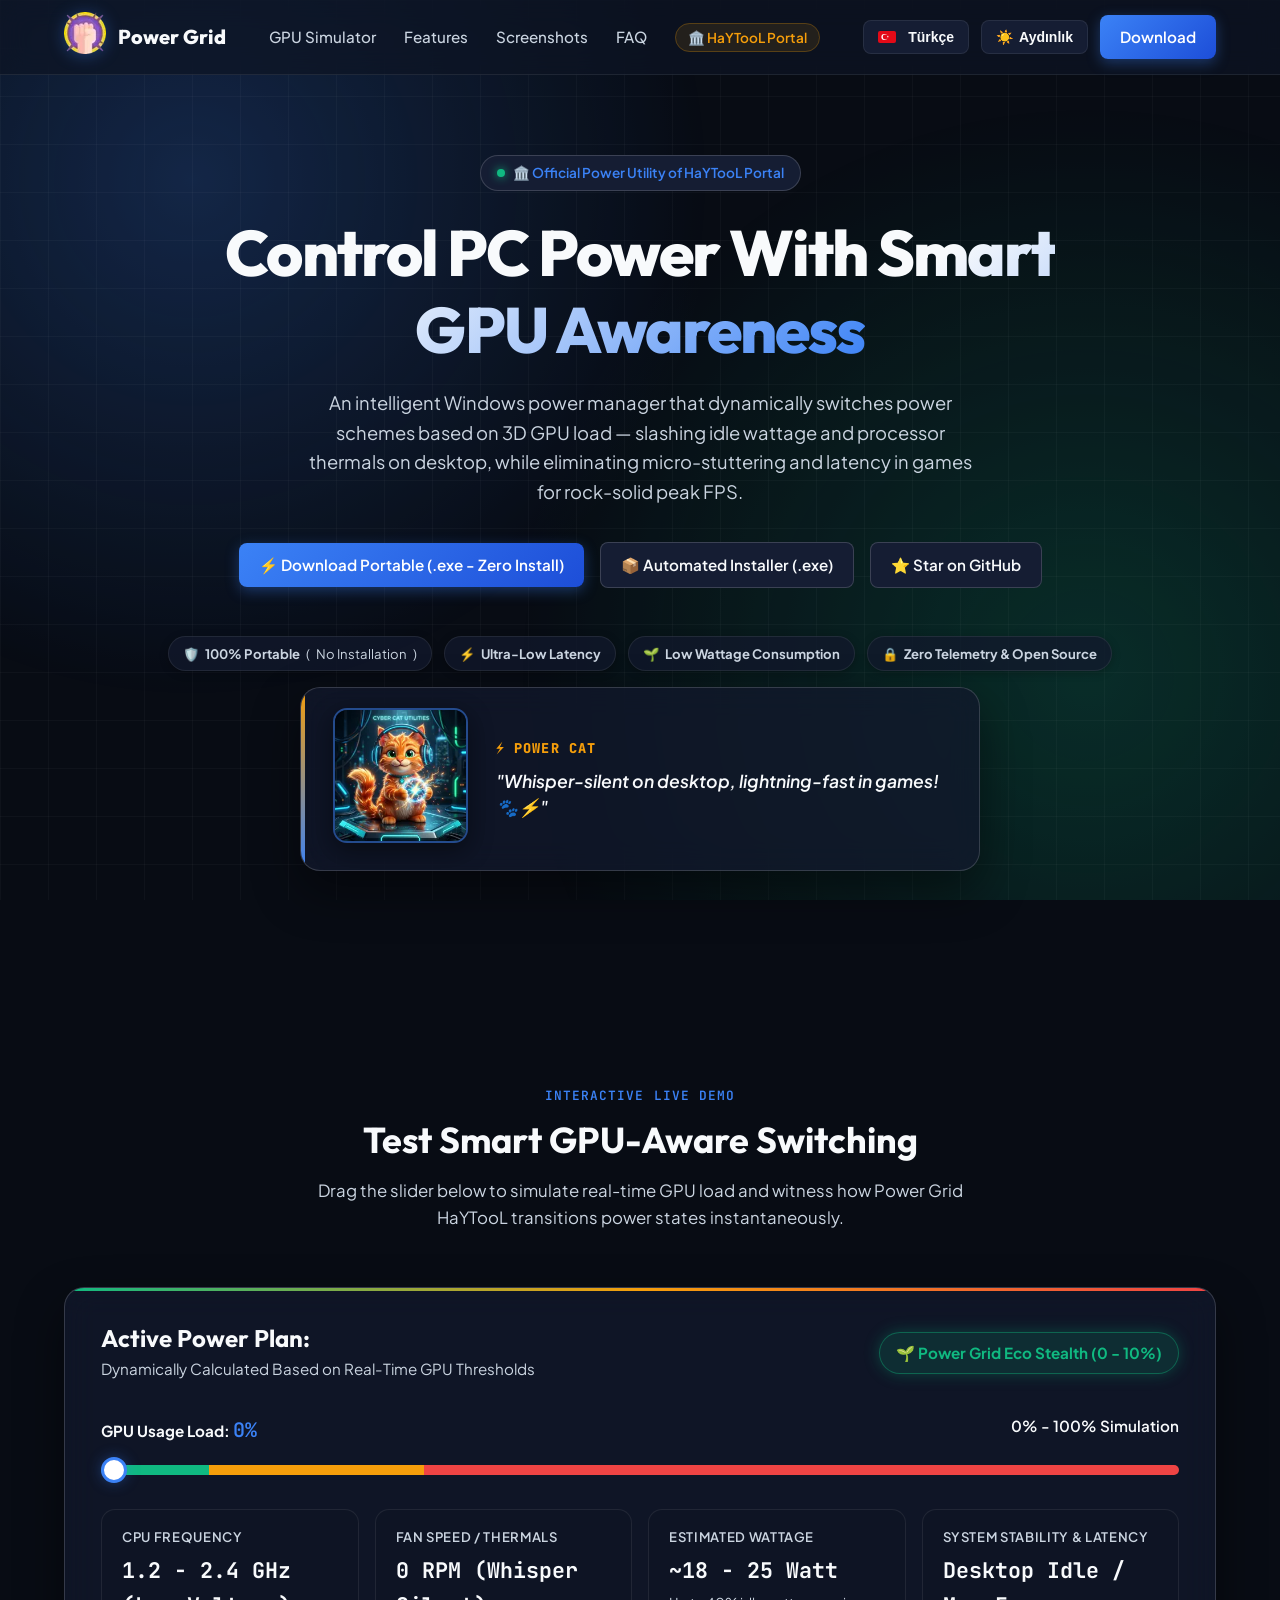
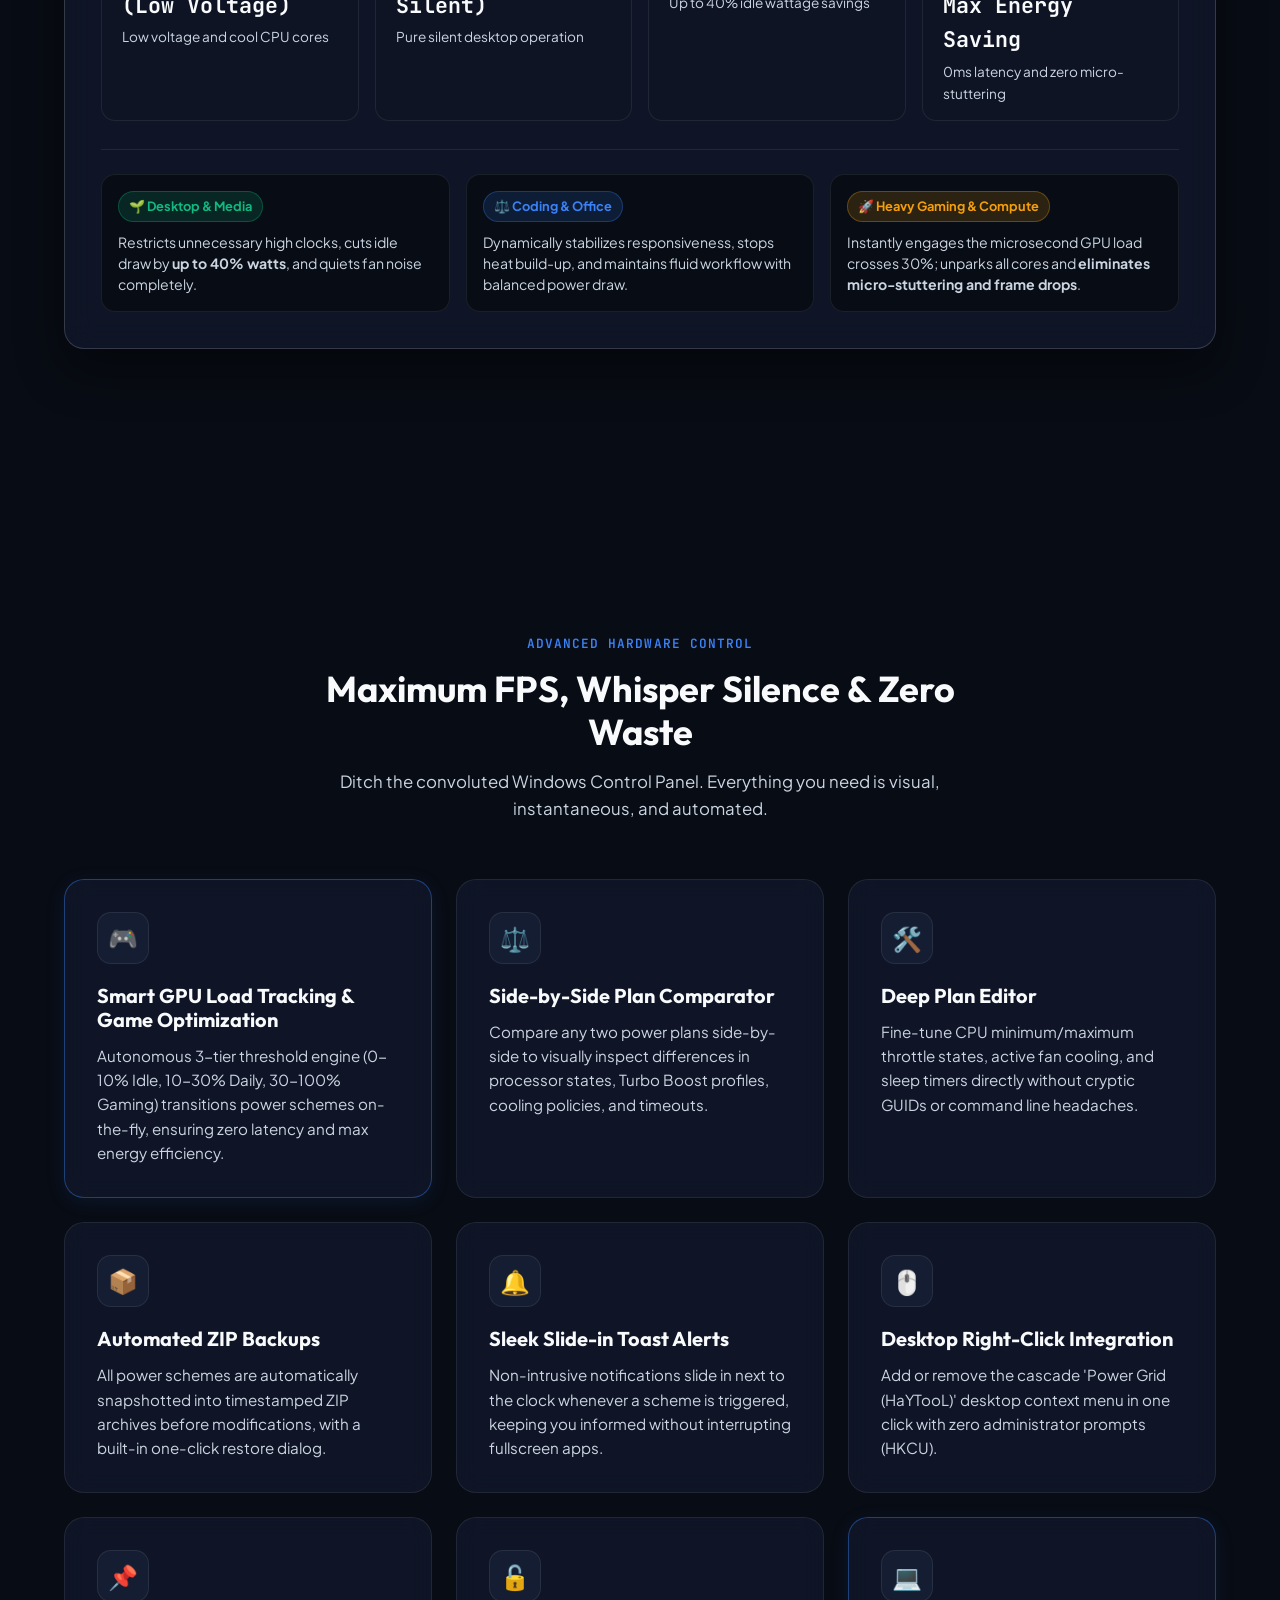
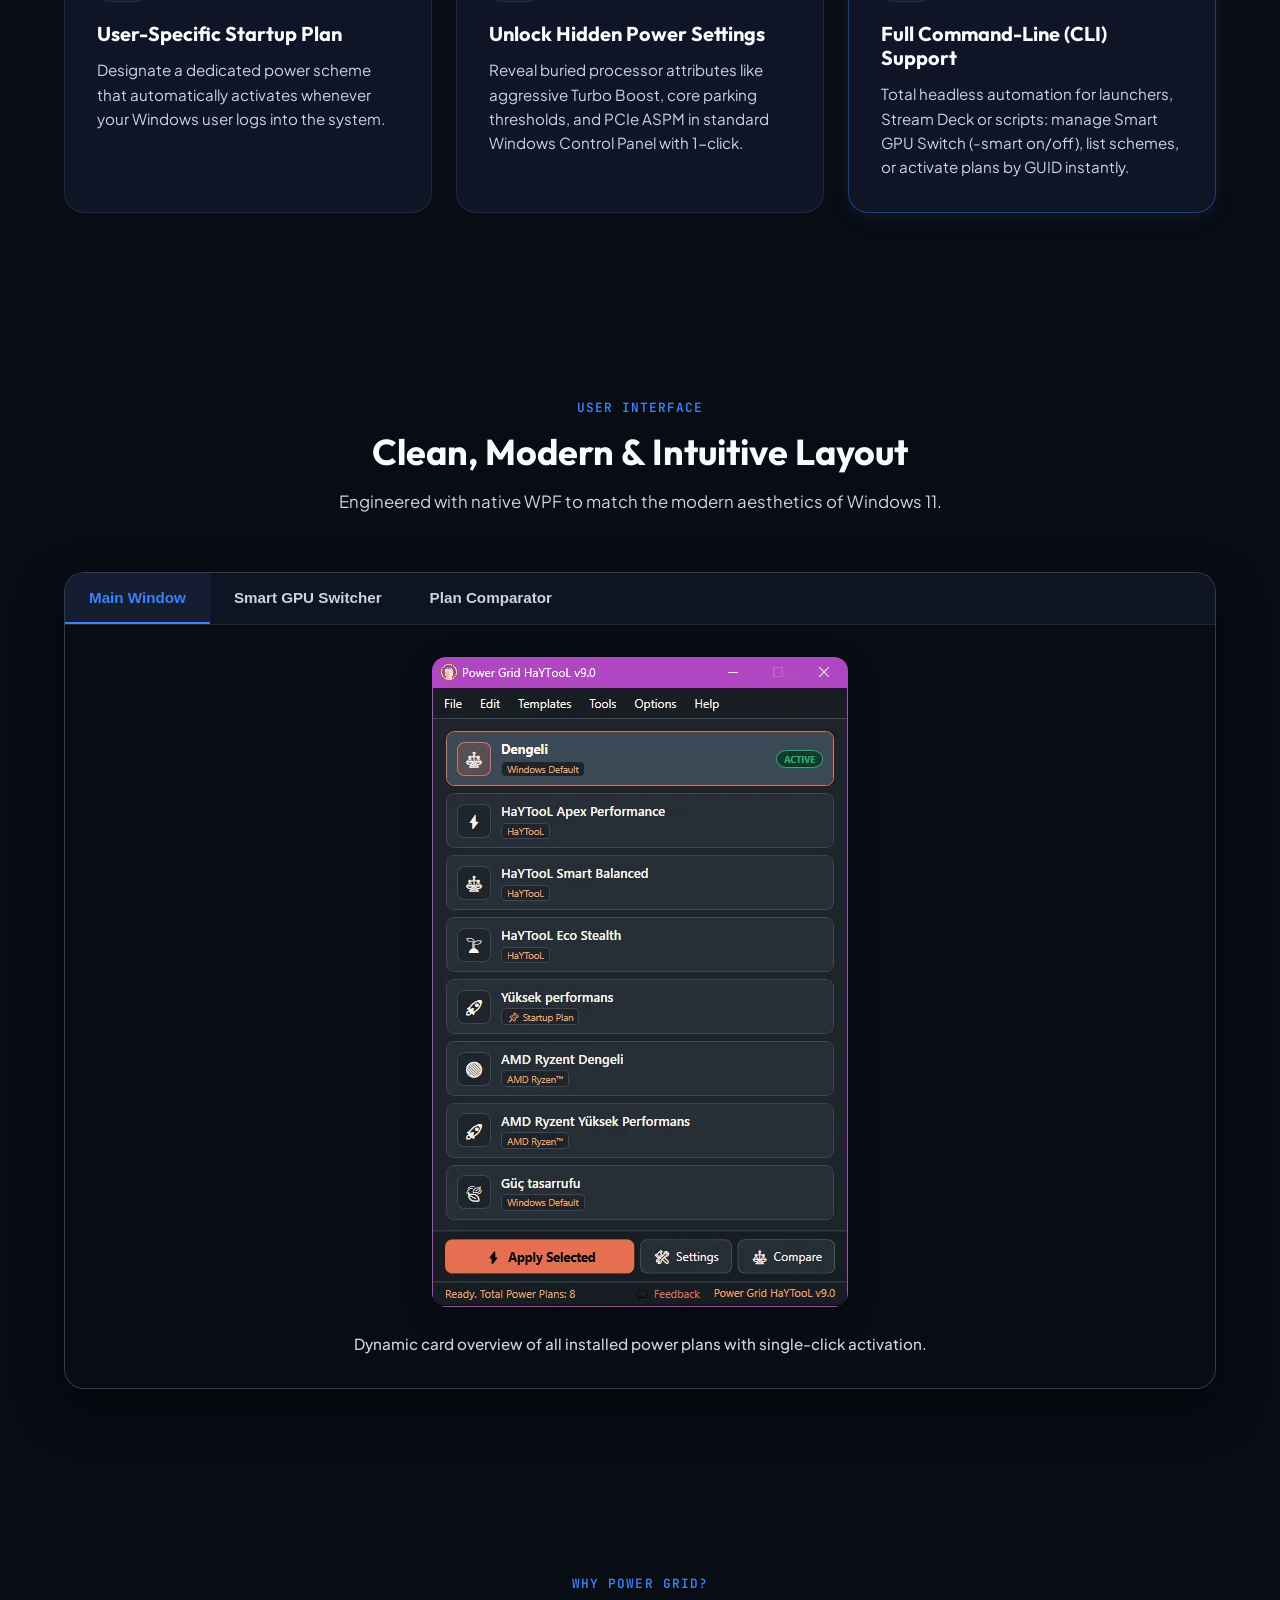
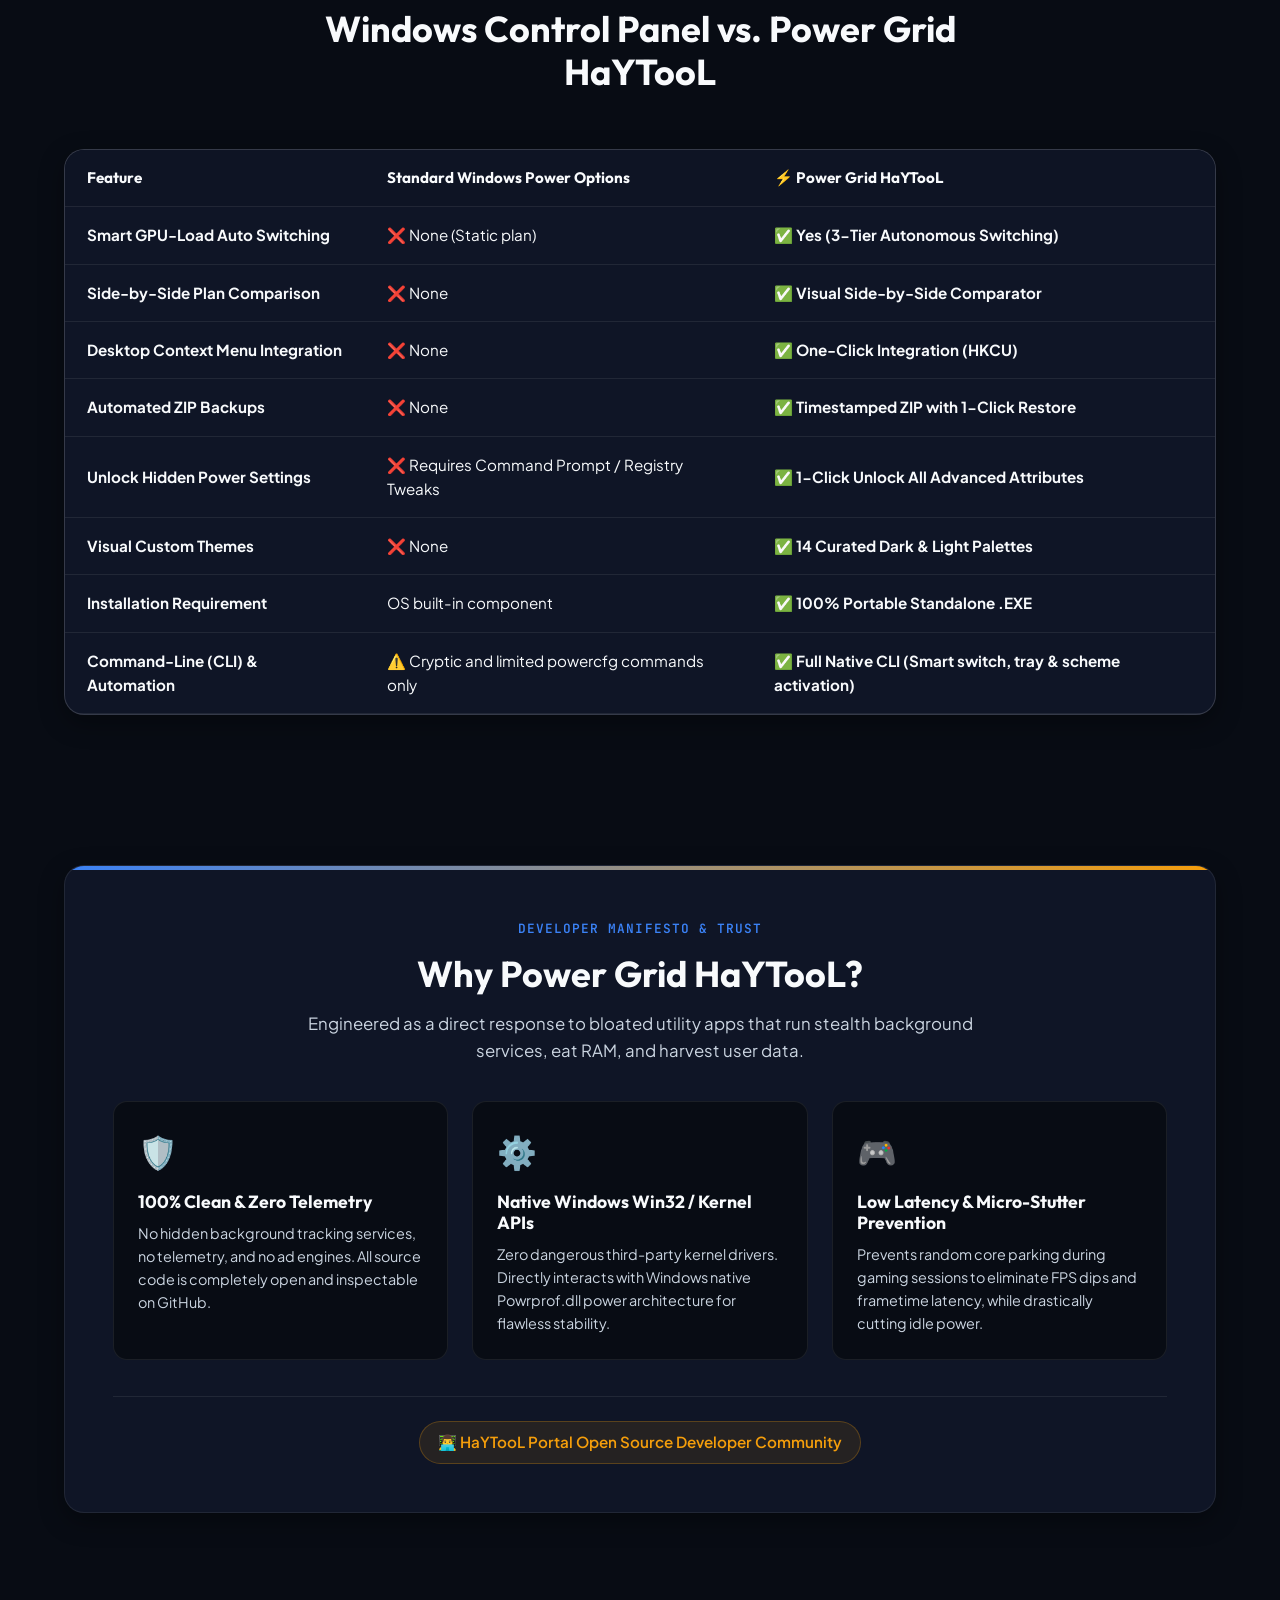
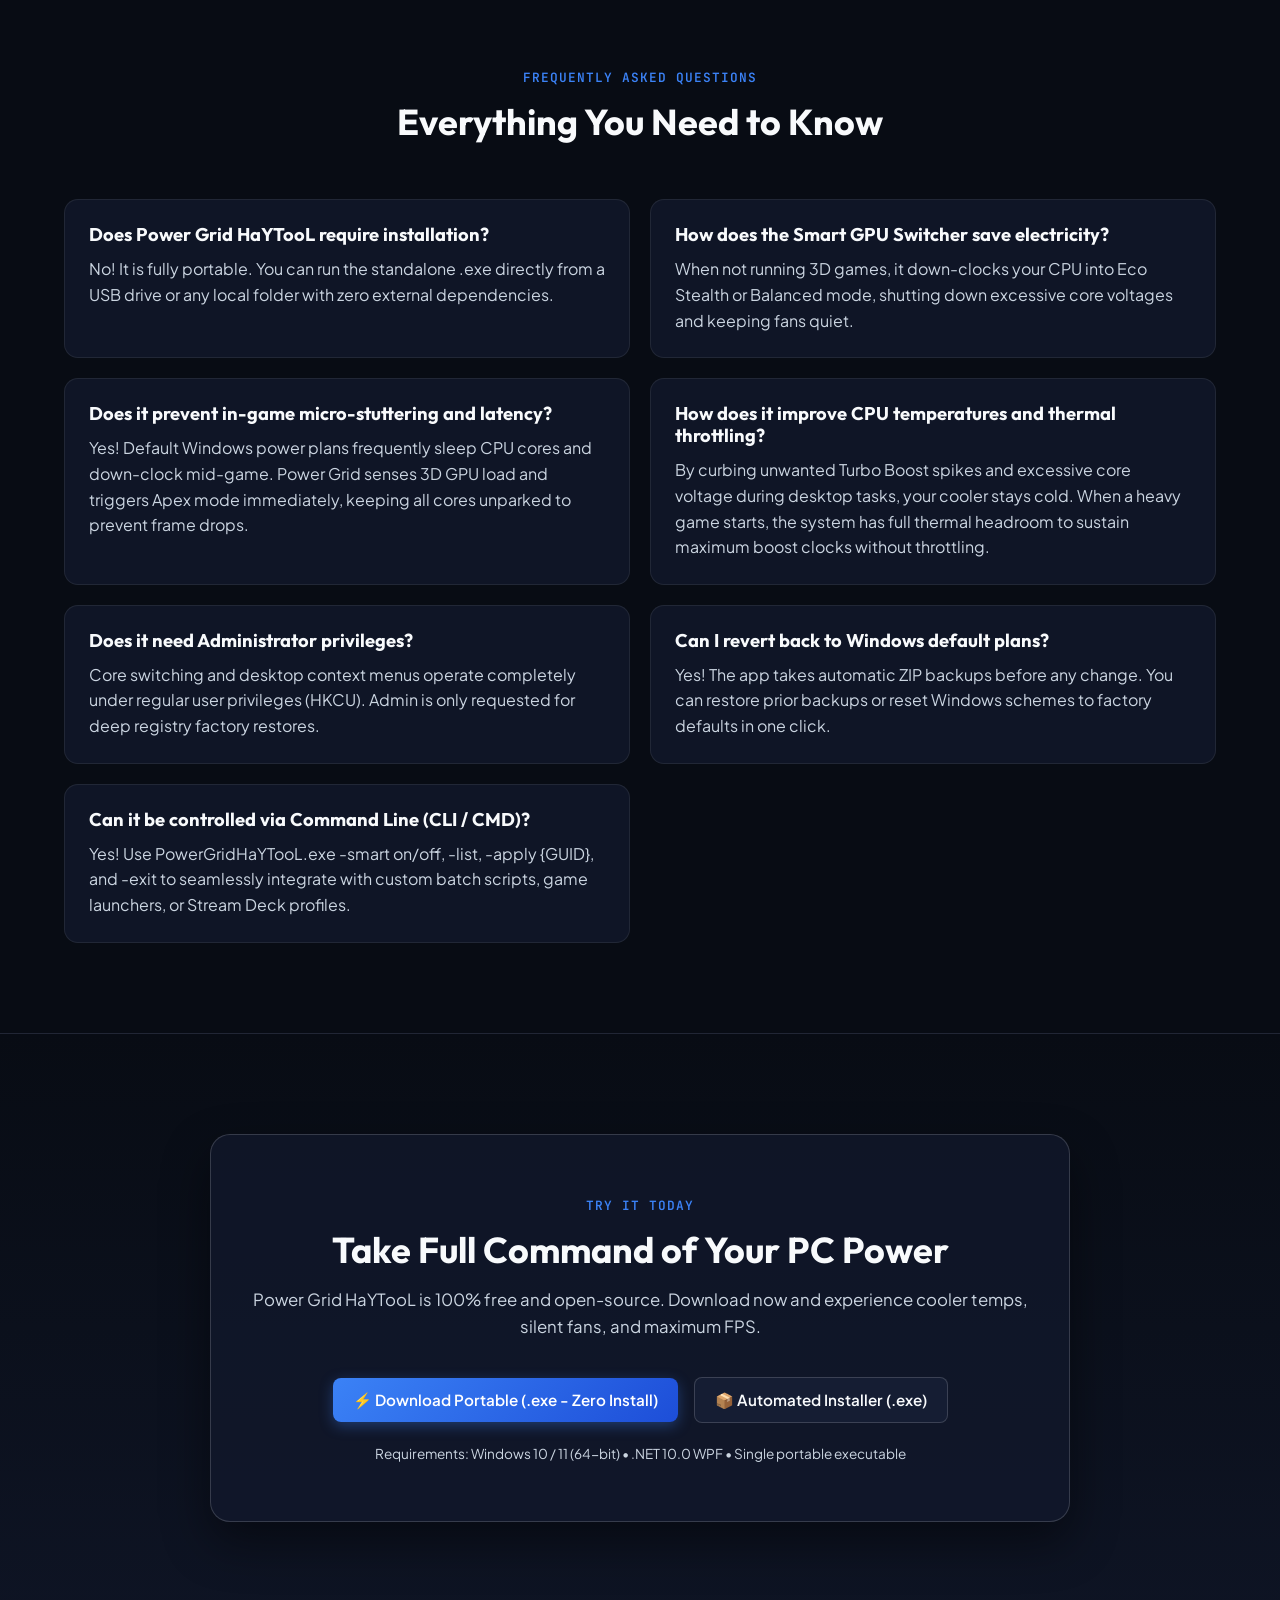
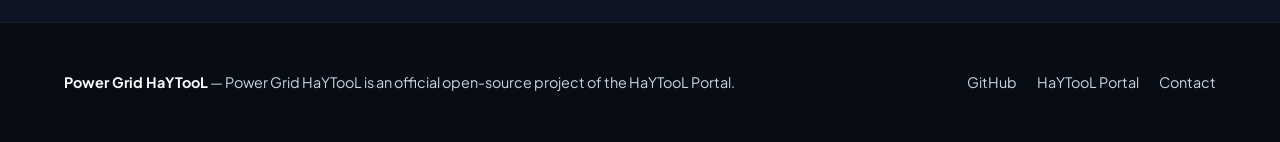
<file: index.html>
<!DOCTYPE html>
<html lang="en" data-theme="dark">
<head>
  <meta charset="UTF-8">
  <meta name="viewport" content="width=device-width, initial-scale=1.0">
  <title>Power Grid HaYTooL - Intelligent Windows Power & GPU Manager</title>
  
  <!-- SEO & Social Meta Tags (Modern Clean SEO - No Deprecated Keywords) -->
  <meta name="description" content="Intelligent Windows power manager switching plans by GPU load. Slashes idle wattage, cuts latency, and stops in-game micro-stuttering for peak FPS.">
  <meta name="author" content="HaYTo">
  <meta name="publisher" content="HaYTooL">
  
  <!-- Facebook & Open Graph Meta Tags (ogp.me) -->
  <meta property="og:type" content="website">
  <meta property="og:site_name" content="Power Grid HaYTooL">
  <meta property="og:url" content="https://haytokoraz.github.io/Power-Grid/">
  <meta property="og:title" content="Power Grid HaYTooL - Intelligent Windows Power & GPU Manager">
  <meta property="og:description" content="Intelligent Windows power manager switching plans by GPU load. Slashes idle wattage, cuts latency, and stops in-game micro-stuttering for peak FPS.">
  <meta property="og:image" content="https://haytokoraz.github.io/Power-Grid/screenshots/main_window.png">
  <meta property="og:image:secure_url" content="https://haytokoraz.github.io/Power-Grid/screenshots/main_window.png">
  <meta property="og:image:type" content="image/png">
  <meta property="og:image:width" content="1280">
  <meta property="og:image:height" content="800">
  <meta property="og:image:alt" content="Power Grid HaYTooL Interface & Smart GPU Switcher">
  <meta property="og:locale" content="en_US">
  <meta property="og:locale:alternate" content="tr_TR">

  <!-- Twitter / X Card Meta Tags -->
  <meta name="twitter:card" content="summary_large_image">
  <meta name="twitter:site" content="@HaYToKoRaZ">
  <meta name="twitter:creator" content="@HaYToKoRaZ">
  <meta name="twitter:url" content="https://haytokoraz.github.io/Power-Grid/">
  <meta name="twitter:title" content="Power Grid HaYTooL - Intelligent Windows Power & GPU Manager">
  <meta name="twitter:description" content="Intelligent Windows power manager switching plans by GPU load. Slashes idle wattage, cuts latency, and stops in-game micro-stuttering for peak FPS.">
  <meta name="twitter:image" content="https://haytokoraz.github.io/Power-Grid/screenshots/main_window.png">
  <meta name="twitter:image:alt" content="Power Grid HaYTooL Interface & Smart GPU Switcher">

  <meta name="theme-color" content="#080C14">
  <link rel="canonical" href="https://haytokoraz.github.io/Power-Grid/">
  <link rel="alternate" hreflang="tr" href="https://haytokoraz.github.io/Power-Grid/?lang=tr">
  <link rel="alternate" hreflang="en" href="https://haytokoraz.github.io/Power-Grid/?lang=en">
  <link rel="alternate" hreflang="x-default" href="https://haytokoraz.github.io/Power-Grid/">

  <!-- Favicon, Apple Touch Icon & Web App Manifest -->
  <link rel="icon" type="image/x-icon" href="favicon.ico">
  <link rel="icon" type="image/png" sizes="32x32" href="logo.png">
  <link rel="apple-touch-icon" sizes="180x180" href="apple-touch-icon.png">
  <link rel="manifest" href="site.webmanifest">

  <!-- Structured Data / JSON-LD Schema (SoftwareApplication & Organization) -->
  <script type="application/ld+json">
  {
    "@context": "https://schema.org",
    "@type": "SoftwareApplication",
    "name": "Power Grid HaYTooL",
    "operatingSystem": "Windows 10, Windows 11",
    "applicationCategory": "UtilitiesApplication",
    "description": "Next-generation intelligent Windows power management and autonomous GPU-driven power plan switching utility.",
    "url": "https://haytokoraz.github.io/Power-Grid/",
    "image": "https://haytokoraz.github.io/Power-Grid/logo.png",
    "screenshot": "https://haytokoraz.github.io/Power-Grid/screenshots/main_window.png",
    "offers": {
      "@type": "Offer",
      "price": "0",
      "priceCurrency": "USD"
    },
    "author": {
      "@type": "Person",
      "name": "HaYTo",
      "url": "https://github.com/HaYToKoRaZ"
    },
    "publisher": {
      "@type": "Organization",
      "name": "HaYTooL",
      "url": "https://haytokoraz.github.io/"
    }
  }
  </script>

  <!-- Non-Blocking Google Fonts (Eliminates Render-Blocking - 2520ms Savings) -->
  <link rel="preconnect" href="https://fonts.googleapis.com">
  <link rel="preconnect" href="https://fonts.gstatic.com" crossorigin>
  <link rel="preload" as="style" href="https://fonts.googleapis.com/css2?family=Outfit:wght@400;500;600;700;800&family=Plus+Jakarta+Sans:wght@300;400;500;600;700&family=JetBrains+Mono:wght@400;500&display=swap">
  <link rel="stylesheet" href="https://fonts.googleapis.com/css2?family=Outfit:wght@400;500;600;700;800&family=Plus+Jakarta+Sans:wght@300;400;500;600;700&family=JetBrains+Mono:wght@400;500&display=swap" media="print" onload="this.media='all'">
  <noscript>
    <link rel="stylesheet" href="https://fonts.googleapis.com/css2?family=Outfit:wght@400;500;600;700;800&family=Plus+Jakarta+Sans:wght@300;400;500;600;700&family=JetBrains+Mono:wght@400;500&display=swap">
  </noscript>

  <style>
    /* Critical Above-The-Fold CSS - Power Grid HaYTooL */
    :root {
      --font-sans: 'Plus Jakarta Sans', -apple-system, BlinkMacSystemFont, "Segoe UI", Roboto, sans-serif;
      --font-display: 'Outfit', var(--font-sans);
      --font-mono: 'JetBrains Mono', Consolas, monospace;
      --bg-page: #080C14;
      --bg-surface: #0E1424;
      --bg-surface-elevated: #151D33;
      --bg-card: rgba(18, 25, 45, 0.75);
      --bg-card-hover: rgba(26, 36, 65, 0.9);
      --bg-glass: rgba(14, 20, 36, 0.7);
      --border-subtle: rgba(255, 255, 255, 0.08);
      --border-strong: rgba(255, 255, 255, 0.16);
      --border-focus: #3B82F6;
      --text-primary: #F8FAFC;
      --text-secondary: #CBD5E1;
      --text-muted: #94A3B8;
      --text-invert: #080C14;
      --primary: #3B82F6;
      --primary-hover: #2563EB;
      --primary-glow: rgba(59, 130, 246, 0.35);
      --accent-cyan: #06B6D4;
      --accent-green: #10B981;
      --accent-green-glow: rgba(16, 185, 129, 0.3);
      --accent-amber: #F59E0B;
      --accent-amber-glow: rgba(245, 158, 11, 0.3);
      --accent-red: #EF4444;
      --accent-purple: #8B5CF6;
      --radius-sm: 8px;
      --radius-md: 14px;
      --radius-lg: 20px;
      --radius-full: 9999px;
      --shadow-sm: 0 2px 8px rgba(0, 0, 0, 0.25);
      --shadow-md: 0 8px 24px rgba(0, 0, 0, 0.35);
      --shadow-lg: 0 20px 48px rgba(0, 0, 0, 0.45);
      --shadow-glow: 0 0 35px var(--primary-glow);
      --transition-fast: 0.15s ease;
      --transition-normal: 0.25s ease;
      --transition-smooth: 0.4s cubic-bezier(0.16, 1, 0.3, 1);
    }
    [data-theme="light"] {
      --bg-page: #F8FAFC;
      --bg-surface: #FFFFFF;
      --bg-surface-elevated: #F1F5F9;
      --bg-card: rgba(255, 255, 255, 0.85);
      --bg-card-hover: rgba(248, 250, 252, 1);
      --bg-glass: rgba(255, 255, 255, 0.8);
      --border-subtle: rgba(15, 23, 42, 0.08);
      --border-strong: rgba(15, 23, 42, 0.15);
      --border-focus: #2563EB;
      --text-primary: #0F172A;
      --text-secondary: #334155;
      --text-muted: #475569;
      --text-invert: #FFFFFF;
      --primary: #2563EB;
      --primary-hover: #1D4ED8;
      --primary-glow: rgba(37, 99, 235, 0.2);
      --accent-cyan: #0284C7;
      --accent-green: #059669;
      --accent-green-glow: rgba(5, 150, 105, 0.2);
      --accent-amber: #D97706;
      --accent-amber-glow: rgba(217, 119, 6, 0.2);
      --accent-red: #DC2626;
      --accent-purple: #7C3AED;
      --shadow-sm: 0 2px 8px rgba(15, 23, 42, 0.06);
      --shadow-md: 0 8px 24px rgba(15, 23, 42, 0.08);
      --shadow-lg: 0 20px 48px rgba(15, 23, 42, 0.12);
      --shadow-glow: 0 0 35px var(--primary-glow);
    }
    *, *::before, *::after { box-sizing: border-box; margin: 0; padding: 0; }
    html { scroll-behavior: smooth; font-size: 16px; }
    body {
      font-family: var(--font-sans);
      background-color: var(--bg-page);
      color: var(--text-primary);
      line-height: 1.6;
      overflow-x: hidden;
      -webkit-font-smoothing: antialiased;
      -moz-osx-font-smoothing: grayscale;
    }
    h1, h2, h3 { font-family: var(--font-display); font-weight: 700; color: var(--text-primary); line-height: 1.2; }
    p { color: var(--text-secondary); }
    a { color: var(--primary); text-decoration: none; transition: color var(--transition-fast); }
    a:hover { color: var(--primary-hover); }
    .container { width: 100%; max-width: 1200px; margin: 0 auto; padding: 0 24px; }
    .site-header { position: sticky; top: 0; z-index: 100; background: var(--bg-glass); backdrop-filter: blur(14px); -webkit-backdrop-filter: blur(14px); border-bottom: 1px solid var(--border-subtle); }
    .nav-wrap { display: flex; align-items: center; justify-content: space-between; height: 74px; }
    .nav-brand { display: flex; align-items: center; gap: 12px; font-family: var(--font-display); font-weight: 800; font-size: 1.25rem; color: var(--text-primary); }
    .nav-brand img { width: 42px; height: 42px; border-radius: 10px; object-fit: contain; }
    .nav-links { display: flex; align-items: center; gap: 28px; list-style: none; }
    .nav-link { font-size: 0.95rem; font-weight: 500; color: var(--text-secondary); }
    .nav-link:hover { color: var(--text-primary); }
    .nav-link.nav-portal-link { color: var(--accent-amber); background: rgba(245, 158, 11, 0.1); border: 1px solid rgba(245, 158, 11, 0.25); padding: 5px 12px; border-radius: var(--radius-full); font-weight: 600; font-size: 0.85rem; }
    .nav-actions { display: flex; align-items: center; gap: 12px; }
    .btn-control { background: var(--bg-surface-elevated); border: 1px solid var(--border-subtle); color: var(--text-primary); padding: 8px 14px; border-radius: var(--radius-sm); font-size: 0.875rem; font-weight: 600; cursor: pointer; display: inline-flex; align-items: center; gap: 6px; }
    .btn-primary { background: linear-gradient(135deg, var(--primary) 0%, #1D4ED8 100%); color: #FFFFFF; border: none; padding: 10px 20px; border-radius: var(--radius-sm); font-size: 0.95rem; font-weight: 600; cursor: pointer; display: inline-flex; align-items: center; gap: 8px; box-shadow: 0 4px 14px var(--primary-glow); }
    .btn-secondary { background: var(--bg-surface-elevated); color: var(--text-primary); border: 1px solid var(--border-strong); padding: 10px 20px; border-radius: var(--radius-sm); font-size: 0.95rem; font-weight: 600; cursor: pointer; display: inline-flex; align-items: center; gap: 8px; }
    .hero-section { padding: 80px 0 60px; text-align: center; position: relative; }
    .hero-pill-link { display: inline-block; text-decoration: none; }
    .hero-pill { display: inline-flex; align-items: center; gap: 8px; padding: 6px 16px; background: var(--bg-surface-elevated); border: 1px solid var(--border-strong); border-radius: var(--radius-full); font-size: 0.85rem; font-weight: 600; color: var(--primary); margin-bottom: 24px; }
    .hero-pill .pulse-dot { width: 8px; height: 8px; background: var(--accent-green); border-radius: 50%; box-shadow: 0 0 10px var(--accent-green); }
    .hero-title { font-size: clamp(2.5rem, 5vw, 4rem); font-weight: 800; letter-spacing: -0.03em; margin-bottom: 20px; max-width: 900px; margin-left: auto; margin-right: auto; }
    .hero-title .gradient-text { background: linear-gradient(135deg, var(--text-primary) 30%, var(--primary) 100%); -webkit-background-clip: text; -webkit-text-fill-color: transparent; }
    .hero-desc { font-size: 1.15rem; max-width: 680px; margin: 0 auto 36px; color: var(--text-secondary); }
    .hero-cta-group { display: flex; align-items: center; justify-content: center; gap: 16px; flex-wrap: wrap; margin-bottom: 48px; }
    .hero-trust-badges { display: flex; align-items: center; justify-content: center; flex-wrap: wrap; gap: 12px; margin-top: 24px; }
    .trust-badge { display: inline-flex; align-items: center; gap: 6px; padding: 6px 14px; background: var(--bg-card); border: 1px solid var(--border-subtle); border-radius: var(--radius-full); font-size: 0.82rem; color: var(--text-secondary); }
    .mascot-wrapper { margin: 16px auto 0; display: flex; justify-content: center; }
    .mascot-card { display: inline-flex; align-items: center; gap: 28px; background: var(--bg-card); backdrop-filter: blur(16px); -webkit-backdrop-filter: blur(16px); border: 1px solid var(--border-strong); border-radius: var(--radius-lg); padding: 20px 32px; box-shadow: var(--shadow-lg); max-width: 680px; text-align: left; }
    .mascot-img { width: 230px; height: 230px; border-radius: var(--radius-md); object-fit: cover; flex-shrink: 0; }
    .mascot-speech { display: flex; flex-direction: column; gap: 8px; }
    .mascot-badge { font-size: 0.85rem; font-weight: 700; color: var(--accent-amber); text-transform: uppercase; letter-spacing: 0.05em; }
    .mascot-quote { font-size: 1.05rem; font-style: italic; color: var(--text-primary); line-height: 1.4; }
    @media (max-width: 768px) {
      .nav-links { display: none; }
      .hide-mobile { display: none; }
      .mascot-card { flex-direction: column; text-align: center; gap: 16px; padding: 24px; }
    }
  </style>

  <!-- Preload & Asynchronous Non-Blocking Stylesheet -->
  <link rel="preload" href="style.css?v=1.3" as="style">
  <link rel="stylesheet" href="style.css?v=1.3" media="print" onload="this.media='all'">
  <noscript><link rel="stylesheet" href="style.css?v=1.3"></noscript>
</head>
<body>

  <!-- Navigation Bar -->
  <header class="site-header">
    <div class="container nav-wrap">
      <a href="#" class="nav-brand">
        <picture>
          <source srcset="logo-42.webp 1x, logo-84.webp 2x" type="image/webp">
          <img src="logo.png" alt="Power Grid Logo" width="42" height="42">
        </picture>
        <span>Power Grid</span>
      </a>

      <nav>
        <ul class="nav-links">
          <li><a href="#simulator" class="nav-link" data-i18n="nav_simulator">GPU Simülatörü</a></li>
          <li><a href="#features" class="nav-link" data-i18n="nav_features">Özellikler</a></li>
          <li><a href="#gallery" class="nav-link" data-i18n="nav_gallery">Ekran Görüntüleri</a></li>
          <li><a href="#faq" class="nav-link" data-i18n="nav_faq">SSS</a></li>
          <li><a href="https://haytokoraz.github.io/" target="_blank" rel="noopener noreferrer nofollow" class="nav-link nav-portal-link" data-i18n="nav_portal">🏛️ HaYTooL Portal</a></li>
        </ul>
      </nav>

      <div class="nav-actions">
        <button id="lang-toggle-btn" class="btn-control" title="Dili Değiştir / Switch Language">
          <svg class="flag-icon" viewBox="0 0 60 30" width="18" height="12" style="border-radius:2px; vertical-align:middle; display:inline-block; margin-right:6px;"><clipPath id="s_nav"><path d="M0,0 v30 h60 v-30 z"/></clipPath><clipPath id="t_nav"><path d="M30,15 h30 v15 z v15 h-30 z h-30 v-15 z v-15 h30 z"/></clipPath><g clip-path="url(#s_nav)"><path d="M0,0 v30 h60 v-30 z" fill="#012169"/><path d="M0,0 L60,30 M60,0 L0,30" stroke="#fff" stroke-width="6"/><path d="M0,0 L60,30 M60,0 L0,30" clip-path="url(#t_nav)" stroke="#C8102E" stroke-width="4"/><path d="M30,0 v30 M0,15 h60" stroke="#fff" stroke-width="10"/><path d="M30,0 v30 M0,15 h60" stroke="#C8102E" stroke-width="6"/></g></svg>
          English
        </button>
        <!-- Theme Switcher -->
        <button id="theme-toggle-btn" class="btn-control" title="Temayı Değiştir / Toggle Theme">
          ☀️ <span class="hide-mobile">Aydınlık</span>
        </button>
        <!-- Download CTA -->
        <a href="#download" class="btn-primary" data-i18n="btn_download_nav">İndir</a>
      </div>
    </div>
  </header>

  <main>
    <!-- Hero Section -->
    <section class="hero-section">
      <div class="container">
        <a href="https://haytokoraz.github.io/" target="_blank" rel="noopener noreferrer nofollow" class="hero-pill-link" title="HaYTooL Portalını Ziyaret Edin">
          <div class="hero-pill">
            <span class="pulse-dot"></span>
            <span data-i18n="hero_pill">🏛️ HaYTooL Portalının Resmi Güç Yöneticisi</span>
          </div>
        </a>

        <h1 class="hero-title" data-i18n="hero_title">
          Bilgisayarınızın Gücünü <span class="gradient-text">Yapay Zeka Gibi Akıllı</span> Yönetin
        </h1>

        <p class="hero-desc" data-i18n="hero_desc">
          Ekran kartı yükünüze göre güç planlarını otomatik değiştiren, boşta watt tasarrufu yapıp işlemci termallerini düşüren, oyunda ise mikro takılmaları (micro-stuttering) ve gecikmeyi önleyerek kararlı maksimum FPS sunan modern Windows güç yöneticisi.
        </p>

        <div class="hero-cta-group">
          <a href="https://github.com/HaYToKoRaZ/Power-Grid/releases/latest" target="_blank" rel="noopener noreferrer nofollow" class="btn-primary" data-i18n="btn_download_portable">
            ⚡ Taşınabilir İndir (.exe - Kurulumsuz)
          </a>
          <a href="https://github.com/HaYToKoRaZ/Power-Grid/releases/latest" target="_blank" rel="noopener noreferrer nofollow" class="btn-secondary" data-i18n="btn_download_setup">
            📦 Otomatik Kurulum (.exe)
          </a>
          <a href="https://github.com/HaYToKoRaZ/Power-Grid" target="_blank" rel="noopener noreferrer nofollow" class="btn-secondary" data-i18n="btn_github_repo">
            ⭐ GitHub'da İncele
          </a>
        </div>

        <div class="hero-trust-badges">
          <span class="trust-badge">🛡️ <strong data-i18n="trust_portable">%100 Taşınabilir</strong> (<span data-i18n="trust_no_install">Kurulumsuz</span>)</span>
          <span class="trust-badge">⚡ <strong data-i18n="trust_latency">Düşük Gecikme (Low Latency)</strong></span>
          <span class="trust-badge">🌱 <strong data-i18n="trust_watt">Düşük Watt Tüketimi</strong></span>
          <span class="trust-badge">🔒 <strong data-i18n="trust_privacy">Sıfır Telemetri & Açık Kaynak</strong></span>
        </div>

        <!-- Power Cat Mascot -->
        <div class="mascot-wrapper">
          <div class="mascot-card">
            <picture>
              <source srcset="mascot-230.webp 1x, mascot.webp 2x" type="image/webp">
              <source srcset="mascot-230.png 1x, mascot.png 2x" type="image/png">
              <img src="mascot-230.png" alt="Power Cat Mascot" class="mascot-img" width="230" height="230" fetchpriority="high">
            </picture>
            <div class="mascot-speech">
              <span class="mascot-badge" data-i18n="mascot_name">⚡ Power Cat (Güç Kedisi)</span>
              <p class="mascot-quote" data-i18n="mascot_quote">"Masaüstünde fısıltı kadar sessiz, oyunda şimşek kadar hızlıyım! 🐾⚡"</p>
            </div>
          </div>
        </div>
      </div>
    </section>

    <!-- Interactive Smart GPU Simulation Widget -->
    <section id="simulator" class="section smart-gpu-showcase">
      <div class="container">
        <div class="section-header">
          <span class="section-tag" data-i18n="sim_tag">CANLI ETKİLEŞİMLİ DENEYİM</span>
          <h2 class="section-title" data-i18n="sim_title">Akıllı GPU Otomatik Güç Anahtarını Test Edin</h2>
          <p class="section-subtitle" data-i18n="sim_desc">
            Aşağıdaki kaydırıcıyı hareket ettirerek ekran kartı yükünü simüle edin ve Power Grid HaYTooL'un sistemi nasıl tam zamanında yönettiğini canlı görün.
          </p>
        </div>

        <div class="widget-card">
          <div class="widget-header">
            <div class="widget-title-group">
              <h3 data-i18n="sim_active_plan_label">Aktif Güç Planı:</h3>
              <p class="text-muted" data-i18n="sim_active_plan_sub">GPU Kullanım Eşiğine Göre Dinamik Olarak Belirlenir</p>
            </div>
            <div id="sim-active-plan" class="active-plan-badge badge-eco">
              🌱 HaYTooL Eco Stealth (%0 - %10)
            </div>
          </div>

          <!-- Slider Area -->
          <div class="slider-container">
            <div class="slider-labels">
              <span><strong data-i18n="sim_gpu_load">GPU Kullanım Yükü:</strong> <span id="sim-load-val" class="load-value">0%</span></span>
              <span class="stage-tag" data-i18n="stage_idle">0% - 100% Simülasyon</span>
            </div>
            <input type="range" id="gpu-slider" class="gpu-slider" min="0" max="100" value="0" aria-label="GPU Load Simulator">
          </div>

          <!-- Dynamic Metrics Grid -->
          <div class="sim-metrics-grid">
            <div class="metric-box">
              <div class="metric-label" data-i18n="metric_cpu_clock">İşlemci Frekansı</div>
              <div id="sim-cpu-val" class="metric-value">1.2 - 2.4 GHz (Low Voltage)</div>
              <div class="metric-sub" data-i18n="metric_sub_cpu">Düşük voltaj ve soğuk çekirdekler</div>
            </div>

            <div class="metric-box">
              <div class="metric-label" data-i18n="metric_fan_noise">Fan Hızı / Termaller</div>
              <div id="sim-fan-val" class="metric-value">0 RPM (Sessiz Whisper)</div>
              <div class="metric-sub" data-i18n="metric_sub_fan">Tamamen sessiz masaüstü deneyimi</div>
            </div>

            <div class="metric-box">
              <div class="metric-label" data-i18n="metric_power_draw">Tahmini Güç Tüketimi</div>
              <div id="sim-watt-val" class="metric-value">~18 - 25 Watt</div>
              <div class="metric-sub" data-i18n="metric_sub_watt">Boşta %40'a varan watt tasarrufu</div>
            </div>

            <div class="metric-box">
              <div class="metric-label" data-i18n="metric_status">Sistem Durumu & Kararlılık</div>
              <div id="sim-status-val" class="metric-value">Masaüstü Boşta / Enerji Tasarrufu</div>
              <div class="metric-sub" data-i18n="metric_sub_status">0ms gecikme ve sıfır mikro takılma</div>
            </div>
          </div>

          <!-- Real World Benchmark Cards -->
          <div class="scenario-highlights">
            <div class="scenario-item">
              <div class="scenario-badge badge-idle">🌱 <span data-i18n="scen_idle_tag">Masaüstü & Medya</span></div>
              <p data-i18n="scen_idle_text">Gereksiz saat hızları engellenir, boşta <strong>%40'a varan watt tasarrufu</strong> sağlanır ve fanlar tamamen sessizleşir.</p>
            </div>
            <div class="scenario-item">
              <div class="scenario-badge badge-work">⚖️ <span data-i18n="scen_work_tag">Kodlama & Ofis</span></div>
              <p data-i18n="scen_work_text">Sistem tepkiselliği anında dengelenir, ısı birikimi önlenir ve dengeli güç tüketimiyle akıcı çalışma ortamı sunulur.</p>
            </div>
            <div class="scenario-item">
              <div class="scenario-badge badge-game">🚀 <span data-i18n="scen_game_tag">Ağır Oyun & Render</span></div>
              <p data-i18n="scen_game_text">GPU %30'u aştığı milisaniyede yüksek performans devreye girer; çekirdek park etme çözülür, <strong>mikro takılmalar (micro-stuttering) ve gecikme sıfırlanır</strong>.</p>
            </div>
          </div>

          <!-- Live Simulated Toast Notification -->
          <div id="sim-toast" class="sim-toast">
            <div id="sim-toast-icon" class="sim-toast-icon">🌱</div>
            <div class="sim-toast-text">
              <div class="sim-toast-title" data-i18n="toast_switched_title">🎮 Akıllı Güç Anahtarı</div>
              <div id="sim-toast-desc" class="sim-toast-desc">Plana geçildi!</div>
            </div>
          </div>
        </div>
      </div>
    </section>

    <!-- Features Bento Grid -->
    <section id="features" class="section">
      <div class="container">
        <div class="section-header">
          <span class="section-tag" data-i18n="features_tag">GELİŞMİŞ DONANIM YÖNETİMİ</span>
          <h2 class="section-title" data-i18n="features_title">Performans, Tasarruf ve Tam Kontrol</h2>
          <p class="section-subtitle" data-i18n="features_subtitle">
            Karmaşık Windows Denetim Masası adımlarını unutun. İhtiyacınız olan her şey parmaklarınızın ucunda.
          </p>
        </div>

        <div class="features-grid">
          <!-- Feature 1 -->
          <div class="feature-card highlight">
            <div class="feature-icon-box">🎮</div>
            <h3 data-i18n="feat_gpu_title">Akıllı GPU Yük İzleme</h3>
            <p data-i18n="feat_gpu_desc">
              3 kademeli eşik sistemi (0-10% Boşta, 10-30% Günlük, 30-100% Oyun) ile güç planları arasında anında geçiş yaparak sıfır gecikme ve maksimum enerji tasarrufu sağlar.
            </p>
          </div>

          <!-- Feature 2 -->
          <div class="feature-card">
            <div class="feature-icon-box">⚖️</div>
            <h3 data-i18n="feat_compare_title">Yan Yana Plan Karşılaştırıcı</h3>
            <p data-i18n="feat_compare_desc">
              Sisteminizdeki herhangi iki güç planının işlemci sınırlarını, Turbo Boost durumlarını, soğutma ilkelerini ve uyku sürelerini satır satır görselleştirin.
            </p>
          </div>

          <!-- Feature 3 -->
          <div class="feature-card">
            <div class="feature-icon-box">🛠️</div>
            <h3 data-i18n="feat_editor_title">Derin Plan Düzenleyici</h3>
            <p data-i18n="feat_editor_desc">
              GUID kodları veya karmaşık komut istemleriyle uğraşmadan minimum/maksimum CPU durumlarını, fan politikasını ve zaman aşımlarını tek ekrandan ayarlayın.
            </p>
          </div>

          <!-- Feature 4 -->
          <div class="feature-card">
            <div class="feature-icon-box">📦</div>
            <h3 data-i18n="feat_backup_title">Otomatik ZIP Yedekleme</h3>
            <p data-i18n="feat_backup_desc">
              Herhangi bir değişiklik öncesinde tüm güç planlarınız tarih ve saat damgalı ZIP olarak yedeklenir. İstediğiniz an tek tıkla eski haline dönebilirsiniz.
            </p>
          </div>

          <!-- Feature 5 -->
          <div class="feature-card">
            <div class="feature-icon-box">🔔</div>
            <h3 data-i18n="feat_toast_title">Zarif Toast Bildirimleri</h3>
            <p data-i18n="feat_toast_desc">
              Plan ister elinizle ister otomatik değişsin; saatin hemen yanında beliren göz yormayan, estetik bildirim kartıyla sistem durumundan anında haberdar olun.
            </p>
          </div>

          <!-- Feature 7 -->
          <div class="feature-card">
            <div class="feature-icon-box">🖱️</div>
            <h3 data-i18n="feat_context_title">Masaüstü Sağ Tık Entegrasyonu</h3>
            <p data-i18n="feat_context_desc">
              Yönetici izni (UAC) pencereleriyle uğraşmadan, masaüstü sağ tık menüsüne tek tıkla güç planları menüsünü ekleyin veya kaldırın.
            </p>
          </div>

          <!-- Feature 8 -->
          <div class="feature-card">
            <div class="feature-icon-box">📌</div>
            <h3 data-i18n="feat_startup_title">Kullanıcıya Özel Açılış Planı</h3>
            <p data-i18n="feat_startup_desc">
              Windows oturumunuz her açıldığında doğrudan istediğiniz özel güç profilinin aktif olmasını sağlayın.
            </p>
          </div>

          <!-- Feature 9 -->
          <div class="feature-card">
            <div class="feature-icon-box">🔓</div>
            <h3 data-i18n="feat_unlock_title">Gizli Güç Ayarlarını Açma</h3>
            <p data-i18n="feat_unlock_desc">
              Denetim Masasındaki kilitli çekirdek park etme (core parking), agresif Turbo Boost ve PCIe ASPM güç ayarlarının kilidini tek tıkla açın.
            </p>
          </div>

          <!-- Feature 10 -->
          <div class="feature-card highlight">
            <div class="feature-icon-box">💻</div>
            <h3 data-i18n="feat_cli_title">Kapsamlı Komut Satırı (CLI)</h3>
            <p data-i18n="feat_cli_desc">
              Oyun başlatıcıları, Stream Deck veya betikleriniz için tam otomasyon: <code>-smart on/off</code> ile GPU anahtarını yönetin, planları listeleyin veya GUID ile anında geçiş yapın.
            </p>
          </div>
        </div>
      </div>
    </section>

    <!-- Interactive Screenshot Gallery -->
    <section id="gallery" class="section">
      <div class="container">
        <div class="section-header">
          <span class="section-tag" data-i18n="gallery_tag">KULLANICI ARAYÜZÜ</span>
          <h2 class="section-title" data-i18n="gallery_title">Sade, Şık ve Modern Tasarım</h2>
          <p class="section-subtitle" data-i18n="gallery_subtitle">
            Windows 11 tasarım diliyle kusursuz uyum sağlayan akıcı WPF arayüzü.
          </p>
        </div>

        <div class="gallery-container">
          <div class="gallery-tabs">
            <button class="gallery-tab active" data-tab="main" data-i18n="tab_main">Ana Pencere</button>
            <button class="gallery-tab" data-tab="gpu" data-i18n="tab_gpu">Akıllı GPU Anahtarı</button>
            <button class="gallery-tab" data-tab="compare" data-i18n="tab_compare">Plan Karşılaştırıcı</button>
          </div>

          <div class="gallery-view">
            <picture id="gallery-picture">
              <source id="gallery-source-webp" srcset="screenshots/main_window.webp" type="image/webp">
              <img id="gallery-display-img" src="screenshots/main_window.png" alt="Ekran Görüntüsü" width="416" height="650" loading="lazy">
            </picture>
            <div id="gallery-caption-text" class="gallery-caption" data-i18n="caption_main">
              Tüm güç planlarının dinamik kartlar halinde listelendiği, tek tıkla geçiş sağlayan ana arayüz.
            </div>
          </div>
        </div>
      </div>
    </section>

    <!-- Comparison Table -->
    <section class="section">
      <div class="container">
        <div class="section-header">
          <span class="section-tag" data-i18n="compare_tag">NEDEN POWER GRID?</span>
          <h2 class="section-title" data-i18n="compare_title">Windows Denetim Masası vs. Power Grid HaYTooL</h2>
        </div>

        <div class="compare-table-wrapper">
          <table class="compare-table">
            <thead>
              <tr>
                <th data-i18n="th_feature">Özellik</th>
                <th data-i18n="th_standard">Klasik Windows Güç Seçenekleri</th>
                <th data-i18n="th_haytool">⚡ Power Grid HaYTooL</th>
              </tr>
            </thead>
            <tbody>
              <tr>
                <td><strong data-i18n="row1_title">GPU Yüküne Göre Otomatik Geçiş</strong></td>
                <td data-i18n="row1_std">❌ Yok (Plan sabit kalır)</td>
                <td><strong data-i18n="row1_hay">✅ Var (3 Kademeli Akıllı Otomasyon)</strong></td>
              </tr>
              <tr>
                <td><strong data-i18n="row2_title">Planları Yan Yana Karşılaştırma</strong></td>
                <td data-i18n="row2_std">❌ Yok</td>
                <td><strong data-i18n="row2_hay">✅ Görsel Yan Yana Karşılaştırıcı</strong></td>
              </tr>
              <tr>
                <td><strong data-i18n="row3_title">Masaüstü Sağ Tık Menüsü</strong></td>
                <td data-i18n="row3_std">❌ Yok</td>
                <td><strong data-i18n="row3_hay">✅ Tek Tıkla Entegrasyon (HKCU)</strong></td>
              </tr>
              <tr>
                <td><strong data-i18n="row4_title">Otomatik ZIP Yedekleme</strong></td>
                <td data-i18n="row4_std">❌ Yok</td>
                <td><strong data-i18n="row4_hay">✅ Her Değişiklikte Tarihli ZIP</strong></td>
              </tr>
              <tr>
                <td><strong data-i18n="row5_title">Gizli Güç Ayarları Kilit Çözücü</strong></td>
                <td data-i18n="row5_std">❌ Komut istemi / Kayıt Defteri bilgisi gerekir</td>
                <td><strong data-i18n="row5_hay">✅ Tek Tıkla Tüm Kilitleri Açma</strong></td>
              </tr>
              <tr>
                <td><strong data-i18n="row6_title">Görsel Tema Seçenekleri</strong></td>
                <td data-i18n="row6_std">❌ Yok</td>
                <td><strong data-i18n="row6_hay">✅ 14 Özel Açık & Koyu Palet</strong></td>
              </tr>
              <tr>
                <td><strong data-i18n="row7_title">Kurulum İhtiyacı</strong></td>
                <td data-i18n="row7_std">İşletim sistemi bileşeni</td>
                <td><strong data-i18n="row7_hay">✅ %100 Taşınabilir Tek .EXE</strong></td>
              </tr>
              <tr>
                <td><strong data-i18n="row8_title">Komut Satırı (CLI) & Otomasyon</strong></td>
                <td data-i18n="row8_std">⚠️ Yalnızca karmaşık powercfg parametreleri</td>
                <td><strong data-i18n="row8_hay">✅ Tam Otomasyon (Akıllı anahtar, tepsi ve plan geçişi)</strong></td>
              </tr>
            </tbody>
          </table>
        </div>
      </div>
    </section>

    <!-- Developer Manifesto & E-E-A-T Engineering Trust -->
    <section class="section manifesto-section">
      <div class="container">
        <div class="manifesto-card">
          <div class="manifesto-header">
            <span class="section-tag" data-i18n="manifesto_tag">GELİŞTİRİCİ MANİFESTOSU & GÜVEN</span>
            <h2 class="section-title" data-i18n="manifesto_title">Neden Power Grid HaYTooL?</h2>
            <p class="section-subtitle" data-i18n="manifesto_subtitle">
              Piyasadaki arka planda gizli servisler çalıştıran, telemetri toplayan ve sistemi yoran hantal araçlara tepki olarak doğdu.
            </p>
          </div>

          <div class="manifesto-grid">
            <div class="manifesto-item">
              <div class="manifesto-icon">🛡️</div>
              <h3 data-i18n="man_item1_title">%100 Temiz & Sıfır Telemetri</h3>
              <p data-i18n="man_item1_desc">Arka planda çalışan casus Windows servisleri, otomatik veri toplayıcılar veya reklam motorları kesinlikle barındırmaz. Kodlarımız GitHub üzerinde tamamen açıktır.</p>
            </div>

            <div class="manifesto-item">
              <div class="manifesto-icon">⚙️</div>
              <h3 data-i18n="man_item2_title">Yerel Windows Win32 / Kernel API</h3>
              <p data-i18n="man_item2_desc">Sisteminize yabancı veya tehlikeli üçüncü parti sürücüler yüklemez; doğrudan Windows'un yerel <code>Powrprof.dll</code> güç mimarisini yönetir.</p>
            </div>

            <div class="manifesto-item">
              <div class="manifesto-icon">🎮</div>
              <h3 data-i18n="man_item3_title">Düşük Gecikme & Kararlılık Garantisi</h3>
              <p data-i18n="man_item3_desc">Oyun sırasında işlemci çekirdeklerini uyanık tutarak mikro takılmaları (micro-stuttering) ve FPS dalgalanmalarını sıfırlar; masaüstünde ise watt tüketimini minimize eder.</p>
            </div>
          </div>

          <div class="manifesto-footer">
            <span class="manifesto-author" data-i18n="manifesto_signature">👨‍💻 HaYTooL Portal Açık Kaynak Geliştirici Topluluğu</span>
          </div>
        </div>
      </div>
    </section>

    <!-- FAQ Section -->
    <section id="faq" class="section">
      <div class="container">
        <div class="section-header">
          <span class="section-tag" data-i18n="faq_tag">MERAK EDİLENLER</span>
          <h2 class="section-title" data-i18n="faq_title">Sıkça Sorulan Sorular</h2>
        </div>

        <div class="faq-grid">
          <div class="faq-item">
            <h3 data-i18n="faq_q1">Power Grid HaYTooL kurulum gerektirir mi?</h3>
            <p data-i18n="faq_a1">
              Hayır! Uygulama tamamen tek dosya taşınabilir (.exe) olarak çalışır. Kurulum yapmadan USB belleğinizden veya doğrudan istediğiniz klasörden çalıştırabilirsiniz.
            </p>
          </div>

          <div class="faq-item">
            <h3 data-i18n="faq_q2">Akıllı GPU Anahtarı nasıl enerji tasarrufu sağlar?</h3>
            <p data-i18n="faq_a2">
              Oyun oynamadığınızda veya masaüstünde video izlerken bilgisayarınızı otomatik olarak Eco Stealth veya Dengeli plana geçirir. Bu sayede işlemci gereksiz yere yüksek frekansta çalışmaz, fanlar susar ve elektrik tasarrufu sağlanır.
            </p>
          </div>

          <div class="faq-item">
            <h3 data-i18n="faq_q5">Oyunlarda mikro takılmaları (micro-stuttering) ve gecikmeyi önler mi?</h3>
            <p data-i18n="faq_a5">
              Evet! Standart Windows planları oyun ortasında işlemci çekirdeklerini gereksiz yere park edip frekans düşürebilir. Power Grid, GPU yükü algılandığında Apex moduna geçerek tüm çekirdekleri uyanık tutar ve ani FPS düşüşlerini önler.
            </p>
          </div>

          <div class="faq-item">
            <h3 data-i18n="faq_q6">İşlemci sıcaklıklarını ve termal kısılmayı (thermal throttling) nasıl etkiler?</h3>
            <p data-i18n="faq_a6">
              Masaüstü ve hafif kullanımda voltajı ve gereksiz Turbo Boost sıçramalarını dizginleyerek donanımın serin kalmasını sağlar. Isı birikimi önlendiği için oyun açıldığında sistem termal sınıra çarpmadan maksimum saat hızında çalışır.
            </p>
          </div>

          <div class="faq-item">
            <h3 data-i18n="faq_q3">Yönetici (Admin) izni gerektirir mi?</h3>
            <p data-i18n="faq_a3">
              Temel güç planı değişimleri ve masaüstü sağ tık entegrasyonu standart kullanıcı (HKCU) yetkisiyle yönetici izni gerekmeden çalışır. Sadece fabrika ayarlarına sıfırlama gibi derin sistem ayarlarında yetki talep edilir.
            </p>
          </div>

          <div class="faq-item">
            <h3 data-i18n="faq_q4">Bozulursa eski planlarımı geri getirebilir miyim?</h3>
            <p data-i18n="faq_a4">
              Evet! Uygulama her değişiklikte otomatik ZIP yedeği alır. 'Otomatik ZIP Yedeğinden Geri Yükle' veya 'Varsayılanlara Sıfırla' menüleriyle anında eski orijinal planlarınıza dönebilirsiniz.
            </p>
          </div>

          <div class="faq-item">
            <h3 data-i18n="faq_q7">Komut satırından (CLI / CMD) yönetilebilir mi?</h3>
            <p data-i18n="faq_a7">
              Evet! PowerGridHaYTooL.exe -smart on/off, -list, -apply {GUID} ve -exit gibi komutlarla başlatıcılarınıza, bat betiklerinize veya Stream Deck tuşlarınıza bağlayabilirsiniz.
            </p>
          </div>
        </div>
      </div>
    </section>

    <!-- Download CTA Section -->
    <section id="download" class="download-section">
      <div class="container">
        <div class="download-card">
          <span class="section-tag" data-i18n="download_tag">HEMEN DENEYİN</span>
          <h2 class="section-title" data-i18n="download_title">Bilgisayarınızın Kontrolünü Eline Alın</h2>
          <p class="section-subtitle" data-i18n="download_desc">
            Power Grid HaYTooL tamamen ücretsiz ve açık kaynaklıdır. Hemen indirin, sessizliğin ve performansın tadını çıkarın.
          </p>

          <div class="download-actions">
            <a href="https://github.com/HaYToKoRaZ/Power-Grid/releases/latest" target="_blank" rel="noopener noreferrer nofollow" class="btn-primary" data-i18n="btn_download_portable">
              ⚡ Taşınabilir İndir (.exe)
            </a>
            <a href="https://github.com/HaYToKoRaZ/Power-Grid/releases/latest" target="_blank" rel="noopener noreferrer nofollow" class="btn-secondary" data-i18n="btn_download_setup">
              📦 Otomatik Kurulum (.exe)
            </a>
          </div>

          <div class="system-reqs" data-i18n="download_reqs">
            Gereksinimler: Windows 10 / 11 (64-bit) • .NET 10.0 WPF • Tek dosya portable
          </div>
        </div>
      </div>
    </section>
  </main>

  <!-- Footer -->
  <footer class="site-footer">
    <div class="container footer-wrap">
      <div class="footer-brand">
        <strong>Power Grid HaYTooL</strong> — <span data-i18n="footer_rights">Power Grid HaYTooL, HaYTooL Portalının resmi açık kaynak projesidir.</span>
      </div>

      <div class="footer-links">
        <a href="https://github.com/HaYToKoRaZ/Power-Grid" target="_blank" rel="noopener noreferrer nofollow">GitHub</a>
        <a href="https://haytokoraz.github.io/" target="_blank" rel="noopener noreferrer nofollow">HaYTooL Portal</a>
        <a href="mailto:korazhayto@gmail.com" data-i18n="footer_contact">İletişim</a>
      </div>
    </div>
  </footer>

  <!-- Lightbox Modal -->
  <div id="lightbox-modal" class="lightbox-modal">
    <button id="lightbox-close-btn" class="lightbox-close">&times;</button>
    <img id="lightbox-img" class="lightbox-img" src="data:image/svg+xml,%3Csvg xmlns='http://www.w3.org/2000/svg' viewBox='0 0 800 600'%3E%3C/svg%3E" alt="Büyütülmüş Ekran Görüntüsü" width="800" height="600" loading="lazy">
  </div>

  <!-- Interactive JavaScript Controller -->
  <script src="app.js?v=1.0" defer></script>
</body>
</html>
</file>
<file: style.css>
/* ==============================================================================
   Power Grid HaYTooL - Official Portal Stylesheet
   Modern, Ultra-Premium, Dual-Theme (Dark / Light) Design System
   ============================================================================== */

/* --- Root Design Tokens (Dark Theme Default) --- */
:root {
  --font-sans: 'Plus Jakarta Sans', -apple-system, BlinkMacSystemFont, "Segoe UI", Roboto, sans-serif;
  --font-display: 'Outfit', var(--font-sans);
  --font-mono: 'JetBrains Mono', Consolas, monospace;

  /* Color Palette - Dark Mode */
  --bg-page: #080C14;
  --bg-surface: #0E1424;
  --bg-surface-elevated: #151D33;
  --bg-card: rgba(18, 25, 45, 0.75);
  --bg-card-hover: rgba(26, 36, 65, 0.9);
  --bg-glass: rgba(14, 20, 36, 0.7);
  --border-subtle: rgba(255, 255, 255, 0.08);
  --border-strong: rgba(255, 255, 255, 0.16);
  --border-focus: #3B82F6;

  --text-primary: #F8FAFC;
  --text-secondary: #CBD5E1;
  --text-muted: #94A3B8;
  --text-invert: #080C14;

  --primary: #3B82F6;
  --primary-hover: #2563EB;
  --primary-glow: rgba(59, 130, 246, 0.35);

  --accent-cyan: #06B6D4;
  --accent-green: #10B981;
  --accent-green-glow: rgba(16, 185, 129, 0.3);
  --accent-amber: #F59E0B;
  --accent-amber-glow: rgba(245, 158, 11, 0.3);
  --accent-red: #EF4444;
  --accent-purple: #8B5CF6;

  --radius-sm: 8px;
  --radius-md: 14px;
  --radius-lg: 20px;
  --radius-full: 9999px;

  --shadow-sm: 0 2px 8px rgba(0, 0, 0, 0.25);
  --shadow-md: 0 8px 24px rgba(0, 0, 0, 0.35);
  --shadow-lg: 0 20px 48px rgba(0, 0, 0, 0.45);
  --shadow-glow: 0 0 35px var(--primary-glow);

  --transition-fast: 0.15s ease;
  --transition-normal: 0.25s ease;
  --transition-smooth: 0.4s cubic-bezier(0.16, 1, 0.3, 1);
}

/* --- Light Theme Token Overrides --- */
[data-theme="light"] {
  --bg-page: #F8FAFC;
  --bg-surface: #FFFFFF;
  --bg-surface-elevated: #F1F5F9;
  --bg-card: rgba(255, 255, 255, 0.85);
  --bg-card-hover: rgba(248, 250, 252, 1);
  --bg-glass: rgba(255, 255, 255, 0.8);
  --border-subtle: rgba(15, 23, 42, 0.08);
  --border-strong: rgba(15, 23, 42, 0.15);
  --border-focus: #2563EB;

  --text-primary: #0F172A;
  --text-secondary: #334155;
  --text-muted: #475569;
  --text-invert: #FFFFFF;

  --primary: #2563EB;
  --primary-hover: #1D4ED8;
  --primary-glow: rgba(37, 99, 235, 0.2);

  --accent-cyan: #0284C7;
  --accent-green: #059669;
  --accent-green-glow: rgba(5, 150, 105, 0.2);
  --accent-amber: #D97706;
  --accent-amber-glow: rgba(217, 119, 6, 0.2);
  --accent-red: #DC2626;
  --accent-purple: #7C3AED;

  --shadow-sm: 0 2px 8px rgba(15, 23, 42, 0.06);
  --shadow-md: 0 8px 24px rgba(15, 23, 42, 0.08);
  --shadow-lg: 0 20px 48px rgba(15, 23, 42, 0.12);
  --shadow-glow: 0 0 35px var(--primary-glow);
}

/* --- Global Reset & Base Styles --- */
*, *::before, *::after {
  box-sizing: border-box;
  margin: 0;
  padding: 0;
}

html {
  scroll-behavior: smooth;
  font-size: 16px;
}

body {
  font-family: var(--font-sans);
  background-color: var(--bg-page);
  color: var(--text-primary);
  line-height: 1.6;
  overflow-x: hidden;
  transition: background-color var(--transition-smooth), color var(--transition-smooth);
  -webkit-font-smoothing: antialiased;
  -moz-osx-font-smoothing: grayscale;
}

/* Subtle Animated Ambient Background Grid */
body::before {
  content: '';
  position: fixed;
  top: 0;
  left: 0;
  width: 100%;
  height: 100%;
  background: 
    radial-gradient(circle at 15% 20%, var(--primary-glow) 0%, transparent 40%),
    radial-gradient(circle at 85% 75%, var(--accent-green-glow) 0%, transparent 45%);
  pointer-events: none;
  z-index: -2;
  opacity: 0.65;
  transition: opacity var(--transition-smooth);
}

body::after {
  content: '';
  position: fixed;
  top: 0;
  left: 0;
  width: 100%;
  height: 100%;
  background-image: 
    linear-gradient(var(--border-subtle) 1px, transparent 1px),
    linear-gradient(90deg, var(--border-subtle) 1px, transparent 1px);
  background-size: 48px 48px;
  pointer-events: none;
  z-index: -1;
  opacity: 0.4;
}

/* Typography Helpers */
h1, h2, h3, h4, h5 {
  font-family: var(--font-display);
  font-weight: 700;
  color: var(--text-primary);
  line-height: 1.2;
}

p {
  color: var(--text-secondary);
}

a {
  color: var(--primary);
  text-decoration: none;
  transition: color var(--transition-fast);
}

a:hover {
  color: var(--primary-hover);
}

/* --- Container & Layout --- */
.container {
  width: 100%;
  max-width: 1200px;
  margin: 0 auto;
  padding: 0 24px;
}

/* --- Header / Navigation Bar --- */
.site-header {
  position: sticky;
  top: 0;
  z-index: 100;
  background: var(--bg-glass);
  backdrop-filter: blur(14px);
  -webkit-backdrop-filter: blur(14px);
  border-bottom: 1px solid var(--border-subtle);
  transition: background var(--transition-normal), border-color var(--transition-normal);
}

.nav-wrap {
  display: flex;
  align-items: center;
  justify-content: space-between;
  height: 74px;
}

.nav-brand {
  display: flex;
  align-items: center;
  gap: 12px;
  font-family: var(--font-display);
  font-weight: 800;
  font-size: 1.25rem;
  color: var(--text-primary);
  text-decoration: none;
}

.nav-brand img {
  width: 42px;
  height: 42px;
  border-radius: 10px;
  object-fit: contain;
  filter: drop-shadow(0 2px 8px var(--primary-glow));
}

.nav-brand .brand-badge {
  font-family: var(--font-mono);
  font-size: 0.75rem;
  padding: 2px 8px;
  background: rgba(59, 130, 246, 0.15);
  color: var(--primary);
  border: 1px solid rgba(59, 130, 246, 0.3);
  border-radius: var(--radius-full);
}

.nav-links {
  display: flex;
  align-items: center;
  gap: 28px;
  list-style: none;
}

.nav-link {
  font-size: 0.95rem;
  font-weight: 500;
  color: var(--text-secondary);
  transition: color var(--transition-fast);
}

.nav-link:hover {
  color: var(--text-primary);
}

.nav-link.nav-portal-link {
  color: var(--accent-amber);
  background: rgba(245, 158, 11, 0.1);
  border: 1px solid rgba(245, 158, 11, 0.25);
  padding: 5px 12px;
  border-radius: var(--radius-full);
  font-weight: 600;
  font-size: 0.85rem;
  transition: all var(--transition-fast);
}

.nav-link.nav-portal-link:hover {
  background: rgba(245, 158, 11, 0.2);
  border-color: var(--accent-amber);
  color: #FFFFFF;
  transform: translateY(-1px);
}

.hero-pill-link {
  display: inline-block;
  text-decoration: none;
}

.hero-pill-link:hover .hero-pill {
  border-color: var(--primary);
  background: var(--bg-card-hover);
  transform: translateY(-2px);
  box-shadow: 0 4px 16px var(--primary-glow);
}

.nav-actions {
  display: flex;
  align-items: center;
  gap: 12px;
}

/* Toggle Buttons */
.btn-control {
  background: var(--bg-surface-elevated);
  border: 1px solid var(--border-subtle);
  color: var(--text-primary);
  padding: 8px 14px;
  border-radius: var(--radius-sm);
  font-size: 0.875rem;
  font-weight: 600;
  cursor: pointer;
  display: inline-flex;
  align-items: center;
  gap: 6px;
  transition: all var(--transition-fast);
}

.btn-control:hover {
  background: var(--bg-card-hover);
  border-color: var(--border-strong);
  transform: translateY(-1px);
}

.btn-primary {
  background: linear-gradient(135deg, var(--primary) 0%, #1D4ED8 100%);
  color: #FFFFFF;
  border: none;
  padding: 10px 20px;
  border-radius: var(--radius-sm);
  font-size: 0.95rem;
  font-weight: 600;
  cursor: pointer;
  display: inline-flex;
  align-items: center;
  gap: 8px;
  box-shadow: 0 4px 14px var(--primary-glow);
  transition: all var(--transition-normal);
}

.btn-primary:hover {
  transform: translateY(-2px);
  box-shadow: 0 6px 20px var(--primary-glow);
  color: #FFFFFF;
}

.btn-secondary {
  background: var(--bg-surface-elevated);
  color: var(--text-primary);
  border: 1px solid var(--border-strong);
  padding: 10px 20px;
  border-radius: var(--radius-sm);
  font-size: 0.95rem;
  font-weight: 600;
  cursor: pointer;
  display: inline-flex;
  align-items: center;
  gap: 8px;
  transition: all var(--transition-normal);
}

.btn-secondary:hover {
  background: var(--bg-card-hover);
  border-color: var(--primary);
  transform: translateY(-2px);
}

/* --- Hero Section --- */
.hero-section {
  padding: 80px 0 60px;
  text-align: center;
  position: relative;
}

.hero-pill {
  display: inline-flex;
  align-items: center;
  gap: 8px;
  padding: 6px 16px;
  background: var(--bg-surface-elevated);
  border: 1px solid var(--border-strong);
  border-radius: var(--radius-full);
  font-size: 0.85rem;
  font-weight: 600;
  color: var(--primary);
  margin-bottom: 24px;
}

.hero-pill .pulse-dot {
  width: 8px;
  height: 8px;
  background: var(--accent-green);
  border-radius: 50%;
  box-shadow: 0 0 10px var(--accent-green);
  animation: pulse 2s infinite;
}

@keyframes pulse {
  0% { transform: scale(0.95); opacity: 0.8; }
  50% { transform: scale(1.3); opacity: 1; }
  100% { transform: scale(0.95); opacity: 0.8; }
}

.hero-title {
  font-size: clamp(2.5rem, 5vw, 4rem);
  font-weight: 800;
  letter-spacing: -0.03em;
  margin-bottom: 20px;
  max-width: 900px;
  margin-left: auto;
  margin-right: auto;
}

.hero-title .gradient-text {
  background: linear-gradient(135deg, var(--text-primary) 30%, var(--primary) 100%);
  -webkit-background-clip: text;
  -webkit-text-fill-color: transparent;
}

.hero-desc {
  font-size: 1.15rem;
  max-width: 680px;
  margin: 0 auto 36px;
  color: var(--text-secondary);
}

.hero-cta-group {
  display: flex;
  align-items: center;
  justify-content: center;
  gap: 16px;
  flex-wrap: wrap;
  margin-bottom: 48px;
}

/* Power Cat Mascot Showcase */
.mascot-wrapper {
  margin: 16px auto 0;
  display: flex;
  justify-content: center;
}

.mascot-card {
  display: inline-flex;
  align-items: center;
  gap: 28px;
  background: var(--bg-card);
  backdrop-filter: blur(16px);
  -webkit-backdrop-filter: blur(16px);
  border: 1px solid var(--border-strong);
  border-radius: var(--radius-lg);
  padding: 20px 32px;
  box-shadow: var(--shadow-lg);
  transition: all var(--transition-normal);
  max-width: 680px;
  text-align: left;
  position: relative;
  overflow: hidden;
}

.mascot-card::before {
  content: '';
  position: absolute;
  top: 0;
  left: 0;
  width: 4px;
  height: 100%;
  background: linear-gradient(180deg, var(--accent-amber), var(--primary));
}

.mascot-card:hover {
  transform: translateY(-4px);
  border-color: var(--primary);
  box-shadow: 0 16px 40px var(--primary-glow);
}

.mascot-img {
  width: 135px;
  height: 135px;
  border-radius: var(--radius-md);
  object-fit: cover;
  box-shadow: 0 8px 24px rgba(0, 0, 0, 0.45);
  border: 2px solid rgba(59, 130, 246, 0.5);
  flex-shrink: 0;
  transition: transform var(--transition-smooth);
}

.mascot-card:hover .mascot-img {
  transform: scale(1.05) rotate(1deg);
}

.mascot-speech {
  display: flex;
  flex-direction: column;
  gap: 8px;
}

.mascot-badge {
  font-family: var(--font-mono);
  font-size: 0.85rem;
  font-weight: 800;
  color: var(--accent-amber);
  text-transform: uppercase;
  letter-spacing: 0.08em;
  display: inline-flex;
  align-items: center;
  gap: 6px;
}

.mascot-quote {
  font-size: 1.1rem;
  color: var(--text-primary);
  font-weight: 600;
  line-height: 1.5;
  margin: 0;
}

/* --- Interactive Smart GPU Simulation Widget --- */
.smart-gpu-showcase {
  margin: 60px 0 100px;
}

.widget-card {
  background: var(--bg-card);
  backdrop-filter: blur(16px);
  -webkit-backdrop-filter: blur(16px);
  border: 1px solid var(--border-strong);
  border-radius: var(--radius-lg);
  padding: 36px;
  box-shadow: var(--shadow-lg);
  position: relative;
  overflow: hidden;
}

.widget-card::before {
  content: '';
  position: absolute;
  top: 0;
  left: 0;
  right: 0;
  height: 3px;
  background: linear-gradient(90deg, var(--accent-green), var(--accent-amber), var(--accent-red));
}

.widget-header {
  display: flex;
  align-items: center;
  justify-content: space-between;
  margin-bottom: 28px;
  flex-wrap: wrap;
  gap: 16px;
}

.widget-title-group h3 {
  font-size: 1.5rem;
  margin-bottom: 4px;
}

.widget-title-group p {
  font-size: 0.95rem;
}

.active-plan-badge {
  display: inline-flex;
  align-items: center;
  gap: 8px;
  padding: 8px 16px;
  border-radius: var(--radius-full);
  font-weight: 700;
  font-size: 0.95rem;
  transition: all var(--transition-normal);
}

.active-plan-badge.badge-eco {
  background: rgba(16, 185, 129, 0.15);
  color: var(--accent-green);
  border: 1px solid rgba(16, 185, 129, 0.4);
  box-shadow: 0 0 16px var(--accent-green-glow);
}

.active-plan-badge.badge-balanced {
  background: rgba(245, 158, 11, 0.15);
  color: var(--accent-amber);
  border: 1px solid rgba(245, 158, 11, 0.4);
  box-shadow: 0 0 16px var(--accent-amber-glow);
}

.active-plan-badge.badge-apex {
  background: rgba(239, 68, 68, 0.15);
  color: var(--accent-red);
  border: 1px solid rgba(239, 68, 68, 0.4);
  box-shadow: 0 0 20px rgba(239, 68, 68, 0.35);
}

/* Slider Controls */
.slider-container {
  margin: 32px 0 24px;
}

.slider-labels {
  display: flex;
  justify-content: space-between;
  margin-bottom: 10px;
  font-weight: 600;
  font-size: 0.95rem;
}

.slider-labels .load-value {
  font-family: var(--font-mono);
  font-size: 1.25rem;
  color: var(--primary);
}

.gpu-slider {
  width: 100%;
  height: 10px;
  border-radius: 5px;
  outline: none;
  -webkit-appearance: none;
  background: linear-gradient(to right, 
    var(--accent-green) 0%, 
    var(--accent-green) 10%, 
    var(--accent-amber) 10%, 
    var(--accent-amber) 30%, 
    var(--accent-red) 30%, 
    var(--accent-red) 100%);
  cursor: pointer;
}

.gpu-slider::-webkit-slider-thumb {
  -webkit-appearance: none;
  width: 26px;
  height: 26px;
  border-radius: 50%;
  background: #FFFFFF;
  border: 3px solid var(--primary);
  box-shadow: 0 0 14px var(--primary-glow);
  cursor: grab;
  transition: transform var(--transition-fast);
}

.gpu-slider::-webkit-slider-thumb:active {
  cursor: grabbing;
  transform: scale(1.15);
}

/* Simulation Metrics Grid */
.sim-metrics-grid {
  display: grid;
  grid-template-columns: repeat(auto-fit, minmax(200px, 1fr));
  gap: 16px;
  margin-top: 28px;
}

.metric-box {
  background: var(--bg-surface);
  border: 1px solid var(--border-subtle);
  border-radius: var(--radius-md);
  padding: 16px 20px;
  text-align: left;
}

.metric-label {
  font-size: 0.82rem;
  font-weight: 600;
  color: var(--text-secondary);
  text-transform: uppercase;
  letter-spacing: 0.05em;
  margin-bottom: 6px;
}

.metric-value {
  font-family: var(--font-mono);
  font-size: 1.35rem;
  font-weight: 700;
  color: var(--text-primary);
}

.metric-sub {
  font-size: 0.85rem;
  color: var(--text-secondary);
  margin-top: 4px;
}

/* Live Toast Simulation Notification */
.sim-toast {
  position: absolute;
  bottom: 24px;
  right: 24px;
  background: var(--bg-surface-elevated);
  border: 1px solid var(--border-strong);
  border-left: 4px solid var(--primary);
  border-radius: var(--radius-md);
  padding: 14px 18px;
  display: flex;
  align-items: center;
  gap: 12px;
  box-shadow: var(--shadow-lg);
  max-width: 340px;
  z-index: 10;
  transform: translateY(100px);
  opacity: 0;
  transition: all var(--transition-smooth);
}

.sim-toast.show {
  transform: translateY(0);
  opacity: 1;
}

.sim-toast-icon {
  font-size: 1.6rem;
}

.sim-toast-text {
  font-size: 0.85rem;
  line-height: 1.3;
}

.sim-toast-title {
  font-weight: 700;
  color: var(--text-primary);
}

.sim-toast-desc {
  color: var(--text-secondary);
}

/* --- Section Headings --- */
.section {
  padding: 90px 0;
}

.section-header {
  text-align: center;
  max-width: 700px;
  margin: 0 auto 56px;
}

.section-tag {
  display: inline-block;
  font-family: var(--font-mono);
  font-size: 0.8rem;
  font-weight: 600;
  color: var(--primary);
  text-transform: uppercase;
  letter-spacing: 0.08em;
  margin-bottom: 12px;
}

.section-title {
  font-size: 2.25rem;
  margin-bottom: 16px;
}

.section-subtitle {
  font-size: 1.05rem;
  color: var(--text-secondary);
}

/* --- Features Grid (Bento Style) --- */
.features-grid {
  display: grid;
  grid-template-columns: repeat(auto-fit, minmax(320px, 1fr));
  gap: 24px;
}

.feature-card {
  background: var(--bg-card);
  backdrop-filter: blur(12px);
  -webkit-backdrop-filter: blur(12px);
  border: 1px solid var(--border-subtle);
  border-radius: var(--radius-lg);
  padding: 32px;
  transition: all var(--transition-normal);
  display: flex;
  flex-direction: column;
}

.feature-card:hover {
  background: var(--bg-card-hover);
  border-color: var(--border-strong);
  transform: translateY(-4px);
  box-shadow: var(--shadow-md);
}

.feature-card.highlight {
  border-color: rgba(59, 130, 246, 0.4);
  box-shadow: 0 4px 20px rgba(59, 130, 246, 0.1);
}

.feature-icon-box {
  width: 52px;
  height: 52px;
  border-radius: var(--radius-md);
  background: var(--bg-surface-elevated);
  border: 1px solid var(--border-subtle);
  display: flex;
  align-items: center;
  justify-content: center;
  font-size: 1.5rem;
  margin-bottom: 20px;
}

.feature-card h3,
.feature-card h4 {
  font-size: 1.25rem;
  margin-bottom: 12px;
}

.feature-card p {
  font-size: 0.95rem;
  line-height: 1.6;
}

/* --- Screenshot Showcase Tabs & Lightbox --- */
.gallery-container {
  background: var(--bg-card);
  border: 1px solid var(--border-strong);
  border-radius: var(--radius-lg);
  overflow: hidden;
  box-shadow: var(--shadow-lg);
}

.gallery-tabs {
  display: flex;
  background: var(--bg-surface);
  border-bottom: 1px solid var(--border-subtle);
  overflow-x: auto;
}

.gallery-tab {
  padding: 16px 24px;
  border: none;
  background: transparent;
  color: var(--text-secondary);
  font-weight: 600;
  font-size: 0.95rem;
  cursor: pointer;
  white-space: nowrap;
  border-bottom: 2px solid transparent;
  transition: all var(--transition-fast);
}

.gallery-tab:hover {
  color: var(--text-primary);
}

.gallery-tab.active {
  color: var(--primary);
  border-bottom-color: var(--primary);
  background: var(--bg-surface-elevated);
}

.gallery-view {
  padding: 32px;
  text-align: center;
  background: var(--bg-page);
  min-height: 480px;
  display: flex;
  flex-direction: column;
  align-items: center;
  justify-content: center;
}

.gallery-view img {
  max-width: 100%;
  height: auto;
  border-radius: var(--radius-md);
  box-shadow: var(--shadow-md);
  cursor: zoom-in;
  transition: transform var(--transition-smooth);
}

.gallery-view img:hover {
  transform: scale(1.015);
}

.gallery-caption {
  margin-top: 18px;
  font-size: 0.95rem;
  font-weight: 500;
  color: var(--text-secondary);
}

/* Modal Lightbox for Images */
.lightbox-modal {
  position: fixed;
  top: 0;
  left: 0;
  width: 100%;
  height: 100%;
  background: rgba(8, 12, 20, 0.92);
  backdrop-filter: blur(8px);
  z-index: 1000;
  display: none;
  align-items: center;
  justify-content: center;
  padding: 24px;
}

.lightbox-modal.active {
  display: flex;
}

.lightbox-img {
  max-width: 90vw;
  max-height: 90vh;
  border-radius: var(--radius-md);
  box-shadow: var(--shadow-lg);
}

.lightbox-close {
  position: absolute;
  top: 24px;
  right: 28px;
  font-size: 2rem;
  color: #FFFFFF;
  cursor: pointer;
  border: none;
  background: transparent;
}

/* --- Comparison Table Section --- */
.compare-table-wrapper {
  background: var(--bg-card);
  border: 1px solid var(--border-strong);
  border-radius: var(--radius-lg);
  overflow-x: auto;
  box-shadow: var(--shadow-md);
}

.compare-table {
  width: 100%;
  border-collapse: collapse;
  text-align: left;
}

.compare-table th, .compare-table td {
  padding: 16px 22px;
  border-bottom: 1px solid var(--border-subtle);
  font-size: 0.95rem;
}

.compare-table th {
  background: var(--bg-surface);
  font-family: var(--font-display);
  font-weight: 700;
  color: var(--text-primary);
}

.compare-table tr:hover td {
  background: var(--bg-surface-elevated);
}

/* --- FAQ Section --- */
.faq-grid {
  display: grid;
  grid-template-columns: repeat(auto-fit, minmax(450px, 1fr));
  gap: 20px;
}

.faq-item {
  background: var(--bg-card);
  border: 1px solid var(--border-subtle);
  border-radius: var(--radius-md);
  padding: 24px;
}

.faq-item h3,
.faq-item h4 {
  font-size: 1.15rem;
  margin-bottom: 10px;
  color: var(--text-primary);
}

/* --- Download CTA Section --- */
.download-section {
  background: linear-gradient(180deg, var(--bg-page) 0%, var(--bg-surface) 100%);
  border-top: 1px solid var(--border-subtle);
  padding: 100px 0;
  text-align: center;
}

.download-card {
  background: var(--bg-card);
  border: 1px solid var(--border-strong);
  border-radius: var(--radius-lg);
  padding: 56px 32px;
  max-width: 860px;
  margin: 0 auto;
  box-shadow: var(--shadow-lg);
  position: relative;
}

.download-actions {
  display: flex;
  align-items: center;
  justify-content: center;
  gap: 16px;
  flex-wrap: wrap;
  margin: 36px 0 20px;
}

.system-reqs {
  font-size: 0.85rem;
  color: var(--text-secondary);
}

/* --- Footer --- */
.site-footer {
  background: var(--bg-page);
  border-top: 1px solid var(--border-subtle);
  padding: 48px 0;
  font-size: 0.9rem;
  color: var(--text-secondary);
}

.footer-brand strong {
  color: var(--text-primary);
  font-weight: 700;
}

.footer-wrap {
  display: flex;
  align-items: center;
  justify-content: space-between;
  flex-wrap: wrap;
  gap: 20px;
}

.footer-links {
  display: flex;
  gap: 20px;
}

.footer-links a {
  color: var(--text-secondary);
  transition: color var(--transition-fast);
}

.footer-links a:hover {
  color: var(--primary);
}

/* --- Trust Badges (Hero) --- */
.hero-trust-badges {
  display: flex;
  align-items: center;
  justify-content: center;
  flex-wrap: wrap;
  gap: 12px;
  margin-top: 24px;
}

.trust-badge {
  display: inline-flex;
  align-items: center;
  gap: 6px;
  padding: 6px 14px;
  background: var(--bg-card);
  border: 1px solid var(--border-subtle);
  border-radius: var(--radius-full);
  font-size: 0.82rem;
  color: var(--text-secondary);
  box-shadow: var(--shadow-sm);
  transition: transform var(--transition-fast), border-color var(--transition-fast);
}

.trust-badge:hover {
  transform: translateY(-2px);
  border-color: var(--primary);
  color: var(--text-primary);
}

/* --- Scenario Highlights (Simulator) --- */
.scenario-highlights {
  display: grid;
  grid-template-columns: repeat(auto-fit, minmax(280px, 1fr));
  gap: 16px;
  margin-top: 28px;
  padding-top: 24px;
  border-top: 1px solid var(--border-subtle);
}

.scenario-item {
  background: var(--bg-page);
  border: 1px solid var(--border-subtle);
  border-radius: var(--radius-md);
  padding: 16px;
  transition: transform var(--transition-fast), border-color var(--transition-fast);
}

.scenario-item:hover {
  transform: translateY(-2px);
  border-color: var(--primary);
}

.scenario-badge {
  display: inline-block;
  padding: 4px 10px;
  border-radius: var(--radius-full);
  font-size: 0.8rem;
  font-weight: 700;
  margin-bottom: 10px;
}

.scenario-badge.badge-idle {
  background: rgba(16, 185, 129, 0.15);
  color: #10b981;
  border: 1px solid rgba(16, 185, 129, 0.3);
}

.scenario-badge.badge-work {
  background: rgba(59, 130, 246, 0.15);
  color: #3b82f6;
  border: 1px solid rgba(59, 130, 246, 0.3);
}

.scenario-badge.badge-game {
  background: rgba(245, 158, 11, 0.15);
  color: #f59e0b;
  border: 1px solid rgba(245, 158, 11, 0.3);
}

.scenario-item p {
  font-size: 0.88rem;
  line-height: 1.5;
  color: var(--text-secondary);
  margin: 0;
}

/* --- Developer Manifesto & E-E-A-T Section --- */
.manifesto-section {
  padding: 60px 0;
}

.manifesto-card {
  background: var(--bg-card);
  border: 1px solid var(--border-subtle);
  border-radius: var(--radius-lg);
  padding: 48px;
  box-shadow: var(--shadow-md);
  position: relative;
  overflow: hidden;
}

.manifesto-card::before {
  content: "";
  position: absolute;
  top: 0;
  left: 0;
  right: 0;
  height: 4px;
  background: linear-gradient(90deg, var(--primary), var(--accent-amber));
}

.manifesto-header {
  text-align: center;
  max-width: 700px;
  margin: 0 auto 36px;
}

.manifesto-grid {
  display: grid;
  grid-template-columns: repeat(auto-fit, minmax(280px, 1fr));
  gap: 24px;
}

.manifesto-item {
  background: var(--bg-page);
  border: 1px solid var(--border-subtle);
  border-radius: var(--radius-md);
  padding: 24px;
  transition: transform var(--transition-fast), border-color var(--transition-fast);
}

.manifesto-item:hover {
  transform: translateY(-3px);
  border-color: var(--primary);
}

.manifesto-icon {
  font-size: 2rem;
  margin-bottom: 14px;
}

.manifesto-item h3,
.manifesto-item h4 {
  font-family: var(--font-display);
  font-size: 1.1rem;
  color: var(--text-primary);
  margin-bottom: 10px;
}

.manifesto-item p {
  font-size: 0.9rem;
  line-height: 1.6;
  color: var(--text-secondary);
  margin: 0;
}

.manifesto-item code {
  background: rgba(59, 130, 246, 0.1);
  color: var(--primary);
  padding: 2px 6px;
  border-radius: 4px;
  font-family: var(--font-mono);
  font-size: 0.85rem;
}

.manifesto-footer {
  text-align: center;
  margin-top: 36px;
  padding-top: 24px;
  border-top: 1px solid var(--border-subtle);
}

.manifesto-author {
  font-weight: 600;
  font-size: 0.95rem;
  color: var(--accent-amber);
  background: rgba(245, 158, 11, 0.1);
  padding: 8px 18px;
  border-radius: var(--radius-full);
  border: 1px solid rgba(245, 158, 11, 0.25);
  display: inline-block;
}

/* --- Responsive Adjustments --- */
@media (max-width: 768px) {
  .nav-links {
    display: none;
  }
  
  .hero-section {
    padding: 50px 0 30px;
  }
  
  .widget-card,
  .manifesto-card {
    padding: 24px 18px;
  }

  .faq-grid,
  .manifesto-grid,
  .scenario-highlights {
    grid-template-columns: 1fr;
  }
}
</file>
